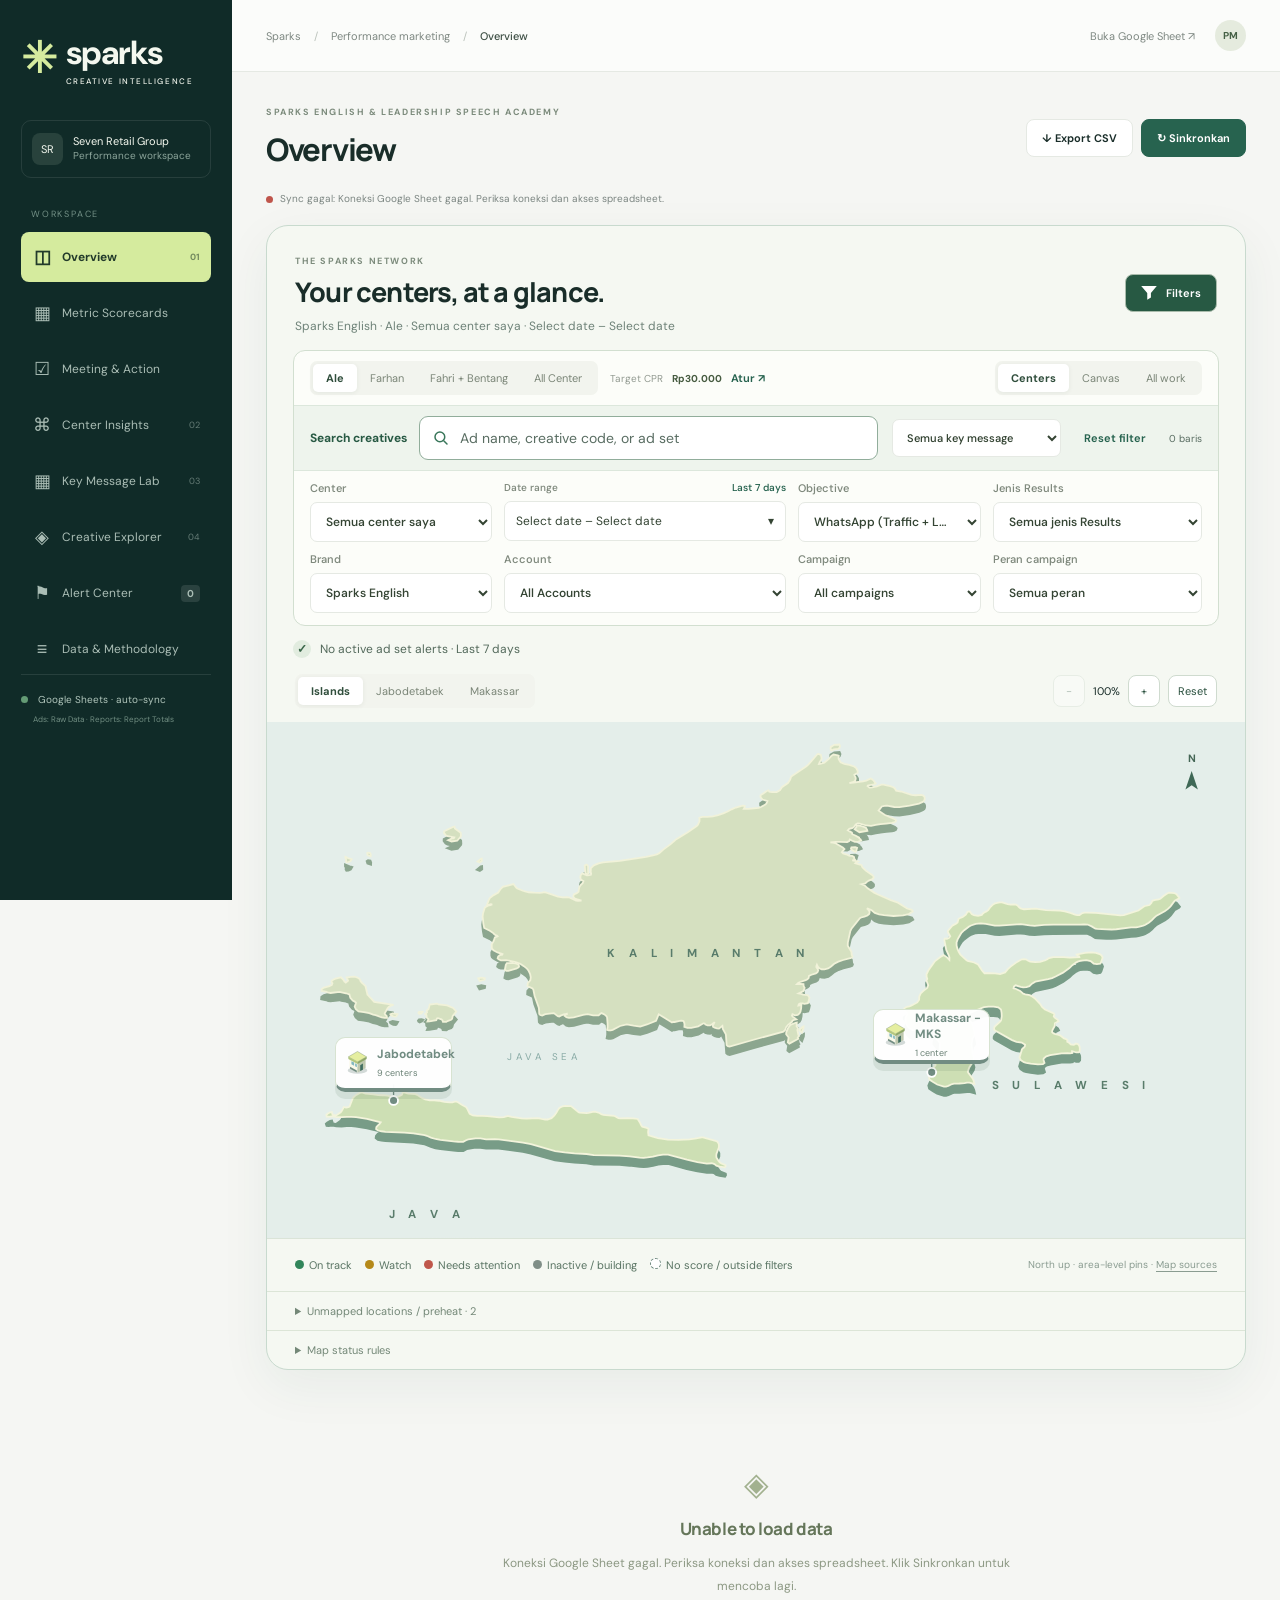
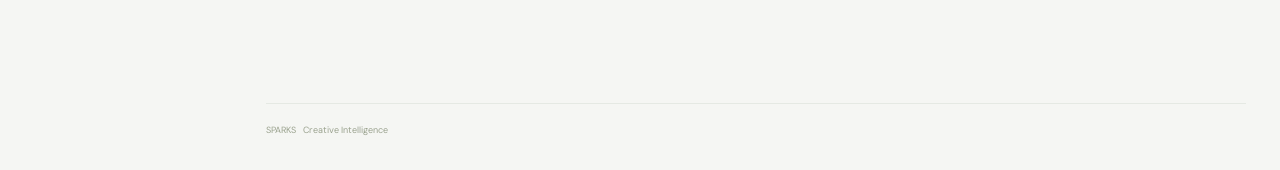
<file: index.html>
<!doctype html>
<html lang="id">
<head>
  <meta charset="utf-8">
  <meta name="viewport" content="width=device-width, initial-scale=1">
  <title>Sparks English — Dashboard Ads</title>
  <meta http-equiv="refresh" content="0; url=./Dashboard_Ads_Sparks/Dashboard_ads.html">
  <script>
    // Keep GitHub Pages' project path intact instead of redirecting to the domain root.
    window.location.replace(new URL("./Dashboard_Ads_Sparks/Dashboard_ads.html", window.location.href));
  </script>
</head>
<body>
  <main>
    <h1>Sparks English — Dashboard Ads</h1>
    <p>Anda akan diarahkan ke dashboard.</p>
    <p>Jika pengalihan otomatis tidak berjalan, <a href="./Dashboard_Ads_Sparks/Dashboard_ads.html">buka dashboard di sini</a>.</p>
  </main>
</body>
</html>
</file>
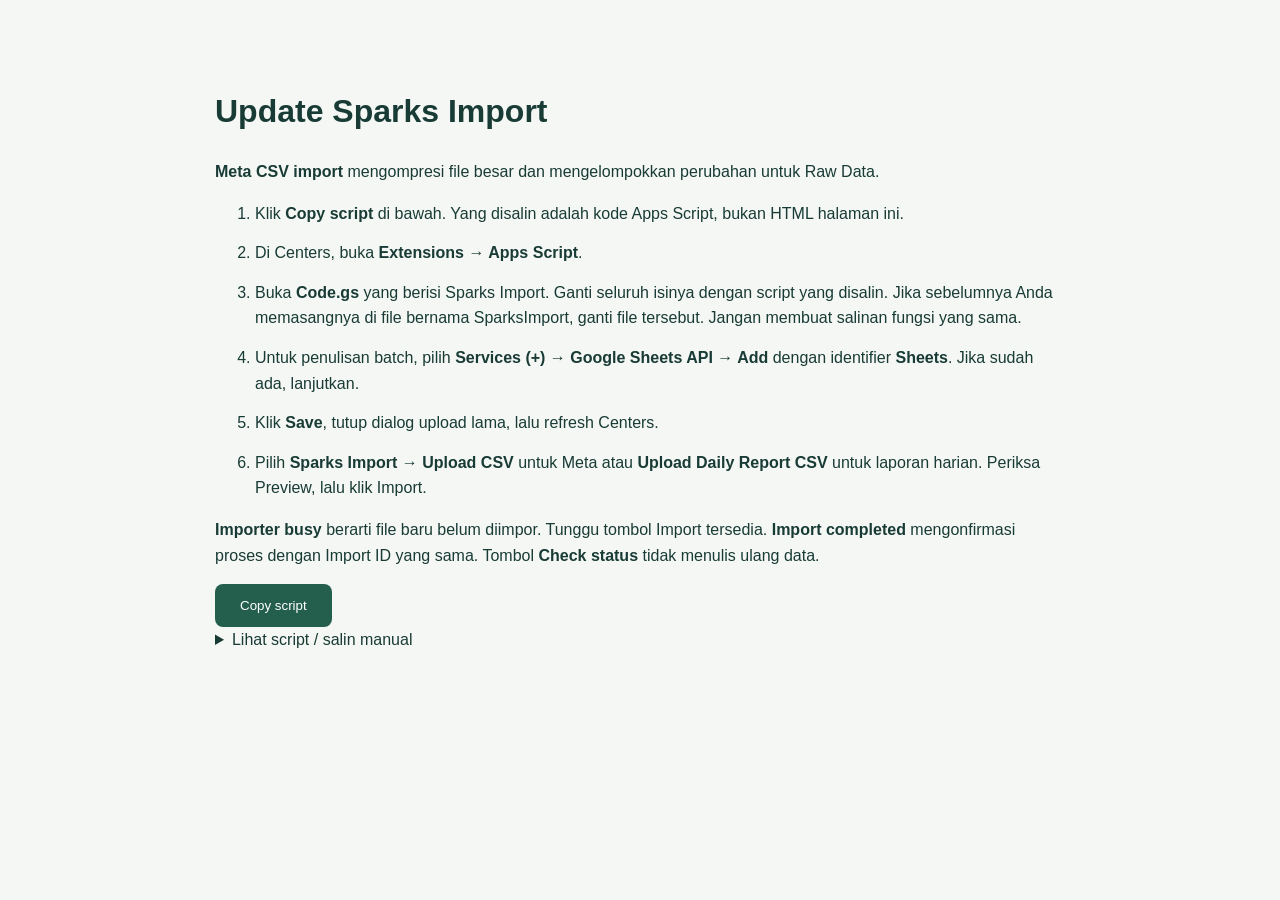
<file: Dashboard_Ads_Sparks/import-workflow/Activate-Import.html>
<!doctype html><html lang="id"><meta charset="utf-8"><title>Activate Sparks Import</title><style>body{max-width:850px;margin:45px auto;padding:20px;font:16px/1.6 Arial;background:#f5f7f4;color:#183b35}button{padding:14px 25px;background:#245e4c;color:white;border:0;border-radius:8px;cursor:pointer}textarea{width:100%;height:250px;margin-top:20px}li{margin:14px 0}</style><h1>Update Sparks Import</h1><p><b>Meta CSV import</b> mengompresi file besar dan mengelompokkan perubahan untuk Raw Data.</p><ol><li>Klik <b>Copy script</b> di bawah. Yang disalin adalah kode Apps Script, bukan HTML halaman ini.</li><li>Di Centers, buka <b>Extensions &rarr; Apps Script</b>.</li><li>Buka <b>Code.gs</b> yang berisi Sparks Import. Ganti seluruh isinya dengan script yang disalin. Jika sebelumnya Anda memasangnya di file bernama SparksImport, ganti file tersebut. Jangan membuat salinan fungsi yang sama.</li><li>Untuk penulisan batch, pilih <b>Services (+) &rarr; Google Sheets API &rarr; Add</b> dengan identifier <b>Sheets</b>. Jika sudah ada, lanjutkan.</li><li>Klik <b>Save</b>, tutup dialog upload lama, lalu refresh Centers.</li><li>Pilih <b>Sparks Import &rarr; Upload CSV</b> untuk Meta atau <b>Upload Daily Report CSV</b> untuk laporan harian. Periksa Preview, lalu klik Import.</li></ol><p><b>Importer busy</b> berarti file baru belum diimpor. Tunggu tombol Import tersedia. <b>Import completed</b> mengonfirmasi proses dengan Import ID yang sama. Tombol <b>Check status</b> tidak menulis ulang data.</p><button id="copy">Copy script</button><span id="status"></span><details><summary>Lihat script / salin manual</summary><textarea id="code" readonly></textarea></details><script>const code="/** Sparks import workflow. Bound script for the existing Centers spreadsheet. */\nconst SPARKS_ID = '1rLd4NuAz9S2HqqiMUWqHXZkinYmjazgsm_mj473BfGw';\nconst SOURCES = {'SE Main':'Import SE Main','SE Secondary':'Import SE Secondary','SE Third':'Import SE Third','SLSA':'Import SLSA'};\nfunction onOpen(){\n SpreadsheetApp.getUi().createMenu('Sparks Import')\n  .addItem('Upload CSV','showImport')\n  .addItem('Upload Daily Report CSV','showDailyImport')\n  .addItem('Upload SLSA Daily Report CSV','showSlsaDailyImport')\n  .addSeparator()\n  .addItem('Import SE Main tab','importMain')\n  .addItem('Import SE Secondary tab','importSecondary')\n  .addItem('Import SE Third tab','importThird')\n  .addItem('Import SLSA tab','importSlsa')\n  .addSeparator()\n  .addItem('Refresh derived metrics','refreshMetrics')\n  .addToUi();\n}\nfunction setup(){const ss=book();ss.toast('Menu Sparks Import siap. Refresh spreadsheet jika menu belum terlihat.');onOpen();}\nfunction book(){const s=SpreadsheetApp.getActiveSpreadsheet();if(!s||s.getId()!==SPARKS_ID)throw Error('Pasang script pada spreadsheet Centers yang benar.');return s;}\nfunction showImport(){SpreadsheetApp.getUi().showModalDialog(HtmlService.createHtmlOutput(UPLOAD_HTML).setWidth(580).setHeight(740),'Import Meta Ads');}\nfunction showDailyImport(){SpreadsheetApp.getUi().showModalDialog(HtmlService.createHtmlOutput(UPLOAD_HTML.replace('<option>Daily Report<\/option>','<option selected>Daily Report<\/option>')).setWidth(580).setHeight(740),'Import Daily Report');}\nfunction showSlsaDailyImport(){\n const html=UPLOAD_HTML.replace('<option>SLSA Daily Report<\/option>','<option selected>SLSA Daily Report<\/option>');\n SpreadsheetApp.getUi().showModalDialog(HtmlService.createHtmlOutput(html).setWidth(580).setHeight(740),'Import SLSA Daily Report');\n}\nfunction importMain(){importTab('SE Main');}function importSecondary(){importTab('SE Secondary');}function importThird(){importTab('SE Third');}function importSlsa(){importTab('SLSA');}\nfunction importTab(source){const ss=book(),tab=ss.getSheetByName(SOURCES[source]);const data=tab.getDataRange().getValues();const plan=prepare(source,data,'upsert','','');const ui=SpreadsheetApp.getUi();if(ui.alert('Import '+source,summary(plan)+'\\nMode: update ad/tanggal yang ada di export. Baris lain dipertahankan.\\nLanjutkan?',ui.ButtonSet.YES_NO)!==ui.Button.YES)return;ss.toast(commit(plan));}\nconst importCalendarDays=new Map();\nfunction dateKey(v){if(v instanceof Date&&!isNaN(v)){const ms=v.getTime();if(!importCalendarDays.has(ms))importCalendarDays.set(ms,Utilities.formatDate(v,'Asia/Jakarta','yyyy-MM-dd'));return importCalendarDays.get(ms);}if(typeof v==='number')return new Date(Date.UTC(1899,11,30)+v*86400000).toISOString().slice(0,10);const t=String(v||'').trim();if(!/^\\d{4}-\\d{2}-\\d{2}$/.test(t))throw Error('Tanggal harus yyyy-mm-dd: '+t);const d=new Date(t+'T00:00:00Z');if(isNaN(d)||d.toISOString().slice(0,10)!==t)throw Error('Tanggal tidak valid: '+t);return t;}\nfunction serialDate(v){return (Date.parse(dateKey(v)+'T00:00:00Z')-Date.UTC(1899,11,30))/86400000;}\nfunction readNumber(v,header){\n if(v===''||v==null)return '';\n if(typeof v==='number'&&Number.isFinite(v))return v;\n let s=String(v).trim();\n // Frequency is a ratio: accept either decimal separator, never thousands grouping.\n if(header==='Frequency'&&/^-?\\d+,\\d+$/.test(s))s=s.replace(',','.');\n if(!/^-?\\d+(\\.\\d+)?$/.test(s)||!Number.isFinite(Number(s)))throw Error('Format angka tidak jelas pada '+header+': '+String(v)+'. '+(header==='Frequency'?'Gunakan desimal koma atau titik tanpa pemisah ribuan.':'Gunakan export angka tanpa pemisah ribuan, desimal titik.'));\n return Number(s);\n}\nfunction nameIdentity(r){return [r['Import Source'],r['Campaign name'],r['Ad set name'],r['Ad name'],dateKey(r.Day)].join('|');}\nfunction identity(r){return r['Ad ID']?[r['Import Source'],'id',String(r['Ad ID']),dateKey(r.Day)].join('|'):nameIdentity(r);}\nfunction importId(v,header,row){\n if(v===''||v==null)return '';\n if(typeof v==='number'&&!Number.isSafeInteger(v))throw Error(header+' sudah kehilangan presisi pada baris '+row+'. Gunakan upload CSV asli, bukan angka ID yang sudah dibulatkan oleh spreadsheet.');\n const s=String(v).trim();if(!/^\\d+$/.test(s))throw Error(header+' tidak valid pada baris '+row+'. ID harus digit lengkap sebagai teks, bukan notasi ilmiah.');return s;\n}\nfunction prepare(source,data,mode,start,end){\n if(!SOURCES[source])throw Error('Pilih sumber yang valid.');if(!['upsert','replace'].includes(mode))throw Error('Mode tidak valid.');\n const headers=(data[0]||[]).map(v=>String(v).trim()==='Ad set ID'?'Ad Set ID':String(v).trim());if(new Set(headers).size!==headers.length)throw Error('Ada header duplikat/kosong.');\n const required=['Campaign name','Ad set name','Ad name','Day','Amount spent (IDR)','Results','Reporting starts','Reporting ends'];for(const k of required)if(!headers.includes(k))throw Error('Kolom wajib tidak ada: '+k);\n const numeric=['Campaign budget','Ad set budget','Amount spent (IDR)','Results','Cost per result','Frequency','3-second video plays','Impressions','Views','Video plays at 100%','Link clicks'];\n const rows=[];for(let i=1;i<data.length;i++){\n  const v=data[i];if(v.every(x=>x===''||x==null))continue;if(String(v[0]).trim()==='Campaign name')continue;\n  const r=Object.fromEntries(headers.map((h,j)=>[h,v[j]??'']));for(const h of ['Campaign name','Ad set name','Ad name']){r[h]=String(r[h]).trim();if(!r[h])throw Error('Nama kosong / summary row pada baris '+(i+1));if(r[h].includes('|'))throw Error('Karakter | tidak didukung dalam nama: baris '+(i+1));}\n  for(const h of ['Account ID','Campaign ID','Ad Set ID','Ad ID'])if(h in r)r[h]=importId(r[h],h,i+1);\n  r.Day=dateKey(r.Day);if(dateKey(r['Reporting starts'])!==r.Day||dateKey(r['Reporting ends'])!==r.Day)throw Error('Export harus per ad per hari: baris '+(i+1));\n  const isSlsa=/(?:^|[^A-Z0-9])SLSA(?:$|[^A-Z0-9])/i.test(r['Campaign name']+' '+r['Ad set name']);if((source==='SLSA')!==isSlsa)throw Error('Brand tidak cocok dengan sumber pada baris '+(i+1));\n  for(const h of numeric)if(h in r && !(h.endsWith('budget')&&isNaN(Number(r[h]))))r[h]=readNumber(r[h],h);\n  if(Number(r['Amount spent (IDR)'])<0)throw Error('Spend negatif pada baris '+(i+1));\n  r['Import Source']=source;rows.push(r);\n }\n if(!rows.length)throw Error('Tidak ada data iklan.');\n const dates=rows.map(r=>r.Day).sort(),first=dates[0],last=dates[dates.length-1];\n if(mode==='replace'){start=dateKey(start);end=dateKey(end);if(start>end||first<start||last>end)throw Error('Tanggal file di luar rentang penggantian.');}else{start=first;end=last;}\n const counts={};rows.forEach(r=>counts[identity(r)]=(counts[identity(r)]||0)+1);\n const duplicates=Object.entries(counts).filter(([k,n])=>n>1);\n const fingerprint=Utilities.base64Encode(Utilities.computeDigest(Utilities.DigestAlgorithm.SHA_256,JSON.stringify({source,rows,mode,start,end})));\n return {source,rows,mode,start,end,duplicates,fingerprint};\n}\nfunction summary(p){return p.rows.length+' baris | '+p.source+' | '+p.start+' s.d. '+p.end+'\\nSpend: Rp'+p.rows.reduce((s,r)=>s+Number(r['Amount spent (IDR)']||0),0).toLocaleString('id-ID')+'\\n'+p.duplicates.length+' identitas ad/tanggal berulang. Baris dipertahankan; Leads/Booking ambigu dikosongkan.\\n'+(p.mode==='replace'?'Mengganti SEMUA data sumber tersebut dalam rentang ini. Pastikan export lengkap.':'Memperbarui ad/tanggal yang terdapat di file; tidak menghapus ad lain.');}\nfunction shiftedFormula(f,row){return f.replace(/(\\$?[A-Z]{1,3})(\\$?)(\\d+)/g,(m,col,abs,n)=>col+abs+(abs?n:Number(n)+row-2));}\nfunction populateFormulas(values){for(let i=1;i<values.length;i++)for(const [col,f] of Object.entries(FORMULAS))values[i][Number(col)]=shiftedFormula(f,i+1);return values;}\nfunction ensureSize(sheet,rows,cols){if(sheet.getMaxRows()<rows)sheet.insertRowsAfter(sheet.getMaxRows(),rows-sheet.getMaxRows());if(sheet.getMaxColumns()<cols)sheet.insertColumnsAfter(sheet.getMaxColumns(),cols-sheet.getMaxColumns());}\nfunction safeValues(a){return a.map(row=>row.map(v=>typeof v==='string'&&v.startsWith('=')?\"'\"+v:v));}\n/* Bundled into SparksImport.gs by build_import_ui.py. */\nfunction buildImportOutput(old,p,now,deltaOnly=false){\n const headers=old[0],sourceCol=headers.indexOf('Import Source'),dayCol=headers.indexOf('Day');\n for(const h of ['Day','Import Source','Brand','Account Group','Entity Key','Report Key','Row Key','Ad ID'])if(headers.indexOf(h)<0)throw Error('Schema Raw Data belum siap: '+h);\n // Formula locations are fixed by the existing workbook schema. Stop before writing if columns moved.\n for(const [col,name] of [[2,'Ad set trim'],[4,'Ad Trim'],[5,'Day'],[30,'Leads'],[31,'Booking'],[39,'Import Source'],[47,'Account ID'],[50,'Ad ID']])if(headers[col]!==name)throw Error('Kolom Raw Data berubah: '+name+'. Batalkan impor dan periksa schema.');\n const newKeys=p.mode==='upsert'?new Set(p.rows.map(identity)):null,newNames=p.mode==='upsert'?new Set(p.rows.map(nameIdentity)):null,keep=[],removed=[],slots=[];\n let retained=0;\n for(let i=1;i<old.length;i++){\n  const v=old[i];if(!v[0]){slots.push(i);continue;}\n  if(v[sourceCol]!==p.source){retained++;if(!deltaOnly)keep.push(v);continue;}\n  const r={'Import Source':p.source,'Campaign name':v[0],'Ad set name':v[1],'Ad name':v[3],Day:v[dayCol],'Ad ID':v[50]};\n  let replace;\n  try{replace=p.mode==='replace'?dateKey(r.Day)>=p.start&&dateKey(r.Day)<=p.end:newKeys.has(identity(r))||(!r['Ad ID']&&newNames.has(nameIdentity(r)));}\n  catch(e){throw Error('Raw Data baris '+(i+1)+': '+e.message);}\n  if(replace){slots.push(i);removed.push(v);}else{retained++;if(!deltaOnly)keep.push(v);}\n }\n const added=p.rows.map(r=>headers.map(h=>{\n  if(['Day','Reporting starts','Reporting ends'].includes(h))return serialDate(r.Day);\n  if(h==='Brand')return p.source==='SLSA'?'SLSA':'English';\n  if(h==='Account Group')return p.source==='SE Main'?'Main':p.source==='SE Third'?'Third':'Secondary';\n  if(h==='Imported At')return now;if(h==='Import Note')return 'Imported via Sparks Import';return r[h]??'';\n }));\n if(deltaOnly)return {headers,slots,added:added.sort((a,b)=>a[dayCol]-b[dayCol]),removed:removed.length,retained};\n // Compare export fields only: derived outcomes/labels may change independently of the Meta export.\n const excluded=new Set([...Object.keys(FORMULAS).map(Number),headers.indexOf('Imported At'),headers.indexOf('Import Note')]);\n const signature=v=>JSON.stringify(headers.map((h,j)=>excluded.has(j)?null:['Day','Reporting starts','Reporting ends'].includes(h)?dateKey(v[j]):v[j]??''));\n const counts=new Map();removed.forEach(v=>{const k=signature(v);counts.set(k,(counts.get(k)||0)+1);});\n let unchanged=removed.length===added.length;\n for(const v of added){const k=signature(v),n=counts.get(k)||0;if(!n)unchanged=false;else counts.set(k,n-1);}\n // Sort once using cached day values; avoid repeated date formatting during comparisons.\n const all=[...keep,...added].map(v=>({v,day:serialDate(v[dayCol])})).sort((a,b)=>a.day-b.day||String(a.v[sourceCol]).localeCompare(String(b.v[sourceCol]))).map(x=>x.v);\n return {headers,all,removed:removed.length,unchanged};\n}\nfunction mappingRowsForImport(mappingValues,p){\n const seen=new Set(mappingValues.slice(1).map(r=>[r[0],r[1],r[2],r[3]].join('|'))),added=[];\n const occupied=mappingValues.reduce((last,r,i)=>r[0]?i+1:last,1);\n for(const r of p.rows){const key=[p.source,r['Campaign name'],r['Ad set name'],r['Ad name']].join('|');if(seen.has(key))continue;seen.add(key);const n=occupied+added.length+1;\n  const row=safeValues([[p.source,r['Campaign name'],r['Ad set name'],r['Ad name'],'','','','','Isi key message dan pillar']])[0];\n  row[7]='=IF(A'+n+'=\"\",\"\",A'+n+'&\"|\"&B'+n+'&\"|\"&C'+n+'&\"|\"&D'+n+'&IF(E'+n+'=\"\",\"\",\"|\"&IF(ISNUMBER(E'+n+'),TEXT(E'+n+',\"yyyy-mm-dd\"),E'+n+')))';added.push(row);\n }\n return {occupied,added};\n}\nfunction restoreImportValues(values,formulas){\n const output=safeValues(values);for(let i=0;i<output.length;i++)for(let j=0;j<output[i].length;j++)if(formulas[i]?.[j])output[i][j]=formulas[i][j];return output;\n}\n/* Import identity and status are independent of the HTML callback. No CSV data is stored here. */\nconst IMPORT_JOB_PREFIX='sparks.import.job.',IMPORT_ACTIVE='sparks.import.active';\nfunction importJobId_(id){if(typeof id!=='string'||!/^[A-Za-z0-9_-]{8,100}$/.test(id))throw Error('Import ID tidak valid. Preview ulang.');return id;}\nfunction importProperties_(){return PropertiesService.getDocumentProperties();}\nfunction readImportJob_(id){const value=importProperties_().getProperty(IMPORT_JOB_PREFIX+importJobId_(id));return value?JSON.parse(value):null;}\nfunction saveImportJob_(job){job.updated=Date.now();importProperties_().setProperty(IMPORT_JOB_PREFIX+job.requestId,JSON.stringify(job));}\nfunction pruneImportJobs_(){\n const props=importProperties_(),entries=Object.entries(props.getProperties()).filter(([key])=>key.startsWith(IMPORT_JOB_PREFIX)).map(([key,value])=>({key,job:JSON.parse(value)})).sort((a,b)=>b.job.updated-a.job.updated);\n for(const entry of entries.slice(50))if(entry.job.state!=='RUNNING')props.deleteProperty(entry.key);\n}\nfunction importBusy_(id){\n const activeId=importProperties_().getProperty(IMPORT_ACTIVE),active=activeId?readImportJob_(activeId):null;\n return {done:false,state:'BUSY',requestId:id||'',ready:false,activeSource:active?.source||'',message:'Importer sedang dipakai proses lain. Permintaan ini belum menulis data.'};\n}\nfunction importJobResult_(job,ready){return {done:job.state==='SUCCESS',state:job.state,requestId:job.requestId,source:job.source,start:job.start,end:job.end,stage:job.stage||'',message:job.message||'',ready,logRow:job.logRow||null};}\nfunction getImportStatus(requestId){\n const id=importJobId_(requestId),lock=LockService.getDocumentLock(),ready=lock.tryLock(1);\n try{\n const job=readImportJob_(id);\n if(!job)return ready?{done:false,state:'NOT_STARTED',requestId:id,ready:true}:importBusy_(id);\n if(job.state==='SUCCESS'||job.state==='FAILED')return importJobResult_(job,ready);\n // Recovery is read-only. Never infer completion from another job's SUCCESS row.\n if(ready&&job.logRow){\n  const log=book().getSheetByName('Import Log'),row=log.getRange(job.logRow,1,1,15).getValues()[0];\n  if(row[13]===id&&row[14]===job.fingerprint&&row[1]===job.source){\n   if(row[7]==='SUCCESS')return importJobResult_({...job,state:'SUCCESS',message:job.message||'Import completed. '+row[12]},ready);\n   if(String(row[7]).startsWith('FAILED'))return importJobResult_({...job,state:'FAILED',message:String(row[12])},ready);\n  }\n }\n if(ready&&job.state==='RUNNING')return importJobResult_({...job,state:'UNCONFIRMED',message:'Proses tidak lagi memegang kunci, tetapi belum ada konfirmasi selesai untuk Import ID ini. Periksa Import Log / Executions.'},ready);\n return importJobResult_(job,ready);\n }finally{if(ready)lock.releaseLock();}\n}\nfunction metaCsvCache_(id,packed){\n const cache=CacheService.getUserCache(),prefix='meta.csv.'+importJobId_(id)+'.';\n if(packed){\n  const chunks={};let n=0;\n  for(let i=0;i<packed.length;i+=80000)chunks[prefix+(n++)]=packed.slice(i,i+80000);\n  cache.putAll({...chunks,[prefix+'size']:String(n)},600);return;\n }\n const n=Number(cache.get(prefix+'size'));\n if(!Number.isInteger(n)||n<1||n>125)return '';\n const keys=Array.from({length:n},(_,i)=>prefix+i),chunks=cache.getAll(keys);\n return keys.every(k=>typeof chunks[k]==='string')?keys.map(k=>chunks[k]).join(''):'';\n}\nfunction uploadCachedMetaCsv(source,mode,start,end,confirmed,requestId){\n if(!confirmed||!SOURCES[source])throw Error('Preview ulang.');\n let packed;try{packed=metaCsvCache_(requestId);}catch(ignore){}\n if(!packed)return {needsFile:true,requestId};\n return uploadCsv(source,packed,mode,start,end,confirmed,requestId);\n}\nfunction uploadCsv(source,text,mode,start,end,confirmed,requestId){\n const packed=typeof text==='string'&&text.startsWith('gzip64:')?text:null;\n if(packed){\n  if(packed.length>10000000||!SOURCES[source])throw Error('File kompresi tidak valid.');\n  const blob=Utilities.newBlob(Utilities.base64Decode(packed.slice(7)),'application/gzip','meta.csv.gz');\n  text=Utilities.ungzip(blob).getDataAsString('UTF-8');\n }\n if(typeof text!=='string'||text.length>10000000)throw Error('File terlalu besar atau tidak valid; bagi menjadi rentang tanggal lebih pendek.');\n const data=Utilities.parseCsv(text.replace(/^\\uFEFF/,''));\n const daily=source==='Daily Report',slsaDaily=source===SLSA_DAILY_TAB;\n const plan=slsaDaily?prepareSlsaDaily(data,mode,start,end):daily?prepareDaily(data,mode,start,end):prepare(source,data,mode,start,end);\n if(!confirmed){\n  const id=Utilities.getUuid();let cached=false;\n  if(packed)try{metaCsvCache_(id,packed);cached=true;}catch(ignore){}\n  const details=slsaDaily?previewSlsaDaily(plan):daily?dailyPreview(plan):summary(plan);\n  return {summary:details,token:plan.fingerprint,requestId:id,cached};\n }\n if(confirmed!==plan.fingerprint)throw Error('File/opsi berubah. Preview ulang.');\n plan.requestId=requestId?importJobId_(requestId):Utilities.getUuid();\n try{\n  const message=slsaDaily?commitSlsaDaily(plan):daily?commitDaily(plan):commit(plan);\n  return {done:true,state:'SUCCESS',requestId:plan.requestId,message};\n }\n catch(error){if(error.code==='IMPORT_BUSY')return importBusy_(plan.requestId);throw error;}\n}\n\n/* Delta writer: preserve row positions and all formulas on existing rows. */\nfunction importSignature(v,headers){return JSON.stringify(headers.map((h,j)=>j in FORMULAS||h==='Imported At'||h==='Import Note'?null:['Day','Reporting starts','Reporting ends'].includes(h)?dateKey(v[j]):v[j]??''));}\nfunction importDelta(old,desired,eligible,retained=0){\n const headers=old[0],name=v=>[v[39],v[0],v[1],v[3],dateKey(v[5])].join('|'),key=v=>v[50]?[v[39],'id',v[50],dateKey(v[5])].join('|'):name(v);\n const exact=new Map(),legacy=new Map(),used=new Set(),pending=[],changes=[];const grid=old.slice();\n const indices=eligible||Array.from({length:old.length-1},(_,i)=>i+1);\n function add(map,k,i){if(!map.has(k))map.set(k,[]);map.get(k).push(i);}\n for(const i of indices){if(!old[i][0])continue;add(exact,key(old[i]),i);if(!old[i][50])add(legacy,name(old[i]),i);}\n function take(list){while(list?.length){const i=list.shift();if(!used.has(i))return i;}return null;}\n for(const row of desired){let i=take(exact.get(key(row)));if(i===null&&row[50])i=take(legacy.get(name(row)));if(i===null){pending.push(row);continue;}used.add(i);\n  if(importSignature(old[i],headers)!==importSignature(row,headers)){grid[i]=row;changes.push(i);}\n }\n const slots=indices.filter(i=>!used.has(i));let next=0;\n const fresh=[];for(const row of pending){const i=next<slots.length?slots[next++]:grid.length;grid[i]=row;changes.push(i);fresh.push(i);}\n const clear=[];for(const i of slots.slice(next))if(old[i][0]){grid[i]=Array(headers.length).fill('');clear.push(i);}\n return {grid,changes:changes.sort((a,b)=>a-b),clear,fresh,count:retained+desired.length};\n}\nfunction importRuns(indices){const out=[];for(const i of [...new Set(indices)].sort((a,b)=>a-b)){const last=out.at(-1);if(last&&i===last.end+1)last.end=i;else out.push({start:i,end:i});}return out;}\nfunction columnName(index){let name='';for(let n=index+1;n;n=Math.floor((n-1)/26))name=String.fromCharCode(65+(n-1)%26)+name;return name;}\n// Read nearby formula snapshots together, without including intervening rows in the journal.\nfunction snapshotImportRows(raw,old,affected,width){\n const snapshots=new Map(),indices=affected.filter(i=>i<old.length);\n for(let k=0;k<indices.length;){\n  const first=k++,start=indices[first];\n  while(k<indices.length&&indices[k]-indices[k-1]<=8&&indices[k]-start<768)k++;\n  const formulas=raw.getRange(start+1,1,indices[k-1]-start+1,width).getFormulas();\n  for(let j=first;j<k;j++){const i=indices[j];snapshots.set(i,restoreImportValues([old[i]],[formulas[i-start]])[0]);}\n }\n return snapshots;\n}\nfunction writeMetaDelta(raw,old,delta){\n const fresh=new Set(delta.fresh),runs=importRuns(delta.changes);\n // A single range-list operation can format many disjoint rows.\n for(let i=0;i<runs.length;i+=150){\n  const chunk=runs.slice(i,i+150),ranges=(a,b)=>chunk.map(r=>a+(r.start+1)+':'+b+(r.end+1));\n  raw.getRangeList(ranges('AV','AY')).setNumberFormat('@');\n  raw.getRangeList([...ranges('F','F'),...ranges('Z','AA')]).setNumberFormat('yyyy-mm-dd');\n }\n const api=typeof Sheets!=='undefined'&&Sheets.Spreadsheets.Values;\n let batch=[],chars=0;\n function flushBatch(){if(!batch.length)return;api.batchUpdate({valueInputOption:'RAW',data:batch},SPARKS_ID);batch=[];chars=0;}\n function write(start,col,values){\n  if(!api){raw.getRange(start+1,col+1,values.length,values[0].length).setValues(safeValues(values));return;}\n  const range=\"'Raw Data'!\"+columnName(col)+(start+1)+':'+columnName(col+values[0].length-1)+(start+values.length);\n  const size=JSON.stringify(values).length;\n  if(chars+size>900000||batch.length>=250)flushBatch();\n  batch.push({range,values});chars+=size;\n }\n if(api)SpreadsheetApp.flush(); // Newly allocated rows and text formats must exist before API writes.\n for(const run of importRuns(delta.changes.filter(i=>!fresh.has(i)))){\n  for(let start=run.start;start<=run.end;start+=512){\n   const end=Math.min(start+511,run.end),rows=delta.grid.slice(start,end+1);\n   for(const [col,width] of [[0,2],[3,1],[5,22],[39,3],[45,6]]){\n    const columns=[];\n    for(let j=col;j<col+width;j++){\n     const date=j===5||j===25||j===26;\n     if(rows.some((row,k)=>date?dateKey(old[start+k][j])!==dateKey(row[j]):old[start+k][j]!==row[j]))columns.push(j);\n    }\n    for(const changed of importRuns(columns))write(start,changed.start,rows.map(row=>row.slice(changed.start,changed.end+1)));\n   }\n  }\n }\n if(api){\n  const formulaRequests=[],sheetId=raw.getSheetId();\n  for(const run of importRuns(delta.fresh)){\n   for(let start=run.start;start<=run.end;start+=512){\n    const rows=delta.grid.slice(start,Math.min(start+512,run.end+1));\n    for(const [col,width] of [[0,2],[3,1],[5,22],[39,3],[45,6]])write(start,col,rows.map(row=>row.slice(col,col+width)));\n   }\n   for(const [col,f] of Object.entries(FORMULAS)){\n    const j=Number(col);\n    formulaRequests.push({repeatCell:{range:{sheetId,startRowIndex:run.start,endRowIndex:run.end+1,startColumnIndex:j,endColumnIndex:j+1},cell:{userEnteredValue:{formulaValue:shiftedFormula(f,run.start+1)}},fields:'userEnteredValue'}});\n   }\n  }\n  flushBatch();\n  for(let i=0;i<formulaRequests.length;i+=250)Sheets.Spreadsheets.batchUpdate({requests:formulaRequests.slice(i,i+250)},SPARKS_ID);\n }\n for(const run of importRuns(delta.clear))raw.getRange(run.start+1,1,run.end-run.start+1,old[0].length).clearContent();\n // New rows need all input cells and all derived formulas. Send both in a single rectangular write.\n if(!api)for(const run of importRuns(delta.fresh))for(let start=run.start;start<=run.end;start+=256){\n  const rows=safeValues(delta.grid.slice(start,Math.min(start+256,run.end+1)).map(row=>row.slice(0,51)));\n  for(let k=0;k<rows.length;k++)for(const [j,f] of Object.entries(FORMULAS))rows[k][j]=shiftedFormula(f,start+k+1);\n  raw.getRange(start+1,1,rows.length,51).setValues(rows);\n }\n}\nfunction commit(p){\n const started=Date.now(),lock=LockService.getDocumentLock();\n if(!lock.tryLock(1000)){const error=Error('Impor lain masih berjalan. Permintaan baru belum dimulai.');error.code='IMPORT_BUSY';throw error;}\n let job=null,phase='beforeWrite';\n try{\n  const requestId=importJobId_(p.requestId||Utilities.getUuid()),prior=readImportJob_(requestId);\n  if(prior){if(prior.fingerprint!==p.fingerprint||prior.source!==p.source)throw Error('Import ID digunakan untuk file berbeda. Preview ulang.');if(prior.state==='SUCCESS')return prior.message;throw Error('Import ID sudah diproses. Periksa status sebelum membuat Preview baru.');}\n  job={requestId,fingerprint:p.fingerprint,source:p.source,start:p.start,end:p.end,state:'RUNNING',stage:'Preparing changes',updated:Date.now()};saveImportJob_(job);importProperties_().setProperty(IMPORT_ACTIVE,requestId);pruneImportJobs_();\n  const stage=message=>{job.stage=message;saveImportJob_(job);};\n  const ss=book(),raw=ss.getSheetByName('Raw Data'),old=raw.getDataRange().getValues(),now=Utilities.formatDate(new Date(),'Asia/Jakarta','yyyy-MM-dd HH:mm:ss');\n  const plan=buildImportOutput(old,p,now,true),delta=importDelta(old,plan.added,plan.slots,plan.retained),affected=[...delta.changes,...delta.clear].sort((a,b)=>a-b);\n  const mapping=ss.getSheetByName('Creative Mapping'),mapPlan=mappingRowsForImport(mapping.getDataRange().getValues(),p);\n  const log=ss.getSheetByName('Import Log'),n=log.getLastRow()+1;ensureSize(log,n,15);\n  job.logRow=n;saveImportJob_(job);\n  log.getRange(1,14,1,2).setValues([['Import ID','File fingerprint']]);log.getRange(n,14,1,2).setValues([[job.requestId,job.fingerprint]]);\n  log.getRange(1,10,1,4).setValues([['Backup / journal','Backup format','Duration (seconds)','Stage']]);\n  const seconds=()=>Math.round((Date.now()-started)/1000),planned=Date.now();\n  if(!affected.length){\n   if(mapPlan.added.length){ensureSize(mapping,mapPlan.occupied+mapPlan.added.length,9);mapping.getRange(mapPlan.occupied+1,1,mapPlan.added.length,9).setValues(mapPlan.added);}\n   log.getRange(n,1,1,13).setValues([[now,p.source,'Sparks Import',p.start,p.end,p.rows.length,0,'SUCCESS','No changes','','',seconds(),'Verified: data already identical']]);\n   SpreadsheetApp.flush();job.state='SUCCESS';job.message='Selesai: data '+p.rows.length+' baris sudah identik. Tidak menulis ulang Raw Data. Durasi '+seconds()+' detik.';saveImportJob_(job);return job.message;\n  }\n  log.getRange(n,1,1,13).setValues([[now,p.source,'Sparks Import',p.start,p.end,p.rows.length,plan.removed,'RUNNING',p.mode,'','delta-v1',seconds(),'Backing up '+affected.length+' changed rows']]);\n  stage('Backing up '+affected.length+' changed rows');\n  const snapshots=snapshotImportRows(raw,old,affected,plan.headers.length);\n  for(const i of affected)if(!snapshots.has(i))snapshots.set(i,Array(plan.headers.length).fill(''));\n  const stamp=Utilities.formatDate(new Date(),'Asia/Jakarta','yyyyMMdd HHmmss')+' '+Utilities.getUuid().slice(0,6),journal=ss.insertSheet('Backup delta '+stamp);\n  const journalRows=[['Raw Data row','Prior cells JSON (dates tagged; formulas preserved)'],...affected.map(i=>[i+1,JSON.stringify(snapshots.get(i).map(v=>v instanceof Date?{date:v.toISOString()}:v))])];\n  if(journalRows.some(r=>String(r[1]).length>49000))throw Error('Backup row terlalu panjang; impor dibatalkan sebelum Raw Data berubah.');\n  ensureSize(journal,journalRows.length,2);journal.getRange(1,1,journalRows.length,2).setValues(journalRows);journal.hideSheet();log.getRange(n,10).setValue(journal.getName());\n  const backedUp=Date.now();let writing=false;\n  try{\n   if(mapPlan.added.length){ensureSize(mapping,mapPlan.occupied+mapPlan.added.length,9);mapping.getRange(mapPlan.occupied+1,1,mapPlan.added.length,9).setValues(mapPlan.added);}\n   ensureSize(raw,delta.grid.length,plan.headers.length);\n   log.getRange(n,13).setValue('Writing '+delta.changes.length+' rows; clearing '+delta.clear.length+' obsolete rows');\n   writing=true;phase='writing';stage('Writing '+delta.changes.length+' rows');\n   writeMetaDelta(raw,old,delta);\n   stage('Applying changes');log.getRange(n,13).setValue('Waiting for Google Sheets to apply changes');SpreadsheetApp.flush();phase='committed';\n  }catch(e){\n   try{if(writing){for(const run of importRuns(affected))raw.getRange(run.start+1,1,run.end-run.start+1,plan.headers.length).setValues(Array.from({length:run.end-run.start+1},(_,j)=>snapshots.get(run.start+j)));SpreadsheetApp.flush();}phase='restored';log.getRange(n,8).setValue('FAILED — restored');log.getRange(n,13).setValue(String(e.message).slice(0,400));}\n   catch(restoreError){throw Error('Pemulihan belum terkonfirmasi. Backup: '+journal.getName()+'. '+e.message+' / '+restoreError.message);}\n   throw Error('Impor gagal; perubahan Raw Data dipulihkan. '+e.message);\n  }\n  const issues=ss.getSheetByName('Import Issues');if(p.duplicates.length){const first=issues.getLastRow()+1;ensureSize(issues,first+p.duplicates.length-1,5);issues.getRange(first,1,p.duplicates.length,5).setValues(safeValues(p.duplicates.map(([key,count])=>['DUPLICATE EXPORT IDENTITY',p.source,key,count,'Periksa export. Baris dipertahankan.'])));}\n  const elapsed=(a,b)=>Math.round((b-a)/1000)+'s';\n  const timing='plan '+elapsed(started,planned)+', backup '+elapsed(planned,backedUp)+', write + apply '+elapsed(backedUp,Date.now());\n  log.getRange(n,8).setValue('SUCCESS');log.getRange(n,12,1,2).setValues([[seconds(),'Completed: '+delta.changes.length+' written, '+delta.clear.length+' cleared; '+timing]]);\n  SpreadsheetApp.flush();job.state='SUCCESS';job.message='Berhasil: '+p.rows.length+' baris diperiksa; '+delta.changes.length+' baris diperbarui dan '+delta.clear.length+' baris lama dikosongkan. Total '+delta.count+' baris. Durasi '+seconds()+' detik.';saveImportJob_(job);return job.message;\n }catch(error){\n  if(job){job.state=['beforeWrite','restored'].includes(phase)?'FAILED':'UNCONFIRMED';job.message=String(error.message).slice(0,600);try{saveImportJob_(job);}catch(ignore){}}\n  throw error;\n }finally{\n  try{if(job&&importProperties_().getProperty(IMPORT_ACTIVE)===job.requestId)importProperties_().deleteProperty(IMPORT_ACTIVE);}finally{lock.releaseLock();}\n }\n}\n\n/* Daily Report exports are outcomes, not Meta exports. Repeated rows are additive. */\nconst DAILY_TAB='Copy of Daily Report';\nconst DAILY_HEADERS=['calendar_date','Ads Center','Adset Name','ad_name','CPB by Chat Date','CPB by Booking Date','CPL','CPR','Spend','Bookings by Chat Date','CVR by Chat Date','Bookings by Booking Date','CVR by Booking Date','Results to Leads','Leads','Results','NS'];\nconst DAILY_IDS=['Account Group','Account ID','Campaign ID','Ad Set ID','Ad ID'];\n// User confirmed 2026-11-12: the latest CSV replaces prior outcomes within the selected import scope,\n// including earlier additional-result rows. Never deduplicate repeated rows inside the new CSV.\nfunction dailyNumber(v,h,row,required){\n let s=String(v??'').trim().replace(/^'/,'');\n if(['','-','—','null','N/A'].includes(s)){if(required)throw Error(h+' kosong pada baris '+row+'. Isi 0 hanya jika benar-benar nol.');return '';}\n const percent=s.endsWith('%');if(percent)s=s.slice(0,-1);\n if(!/^\\d+(\\.\\d+)?$/.test(s)||!Number.isFinite(Number(s)))throw Error('Angka tidak valid pada '+h+', baris '+row+': '+v);\n const n=Number(s)/(percent?100:1);\n if(percent&&!['CVR by Chat Date','CVR by Booking Date','Results to Leads'].includes(h))throw Error('Persentase tidak valid pada '+h+', baris '+row);\n if(['Bookings by Chat Date','Bookings by Booking Date','Leads','Results','NS'].includes(h)&&!Number.isSafeInteger(n))throw Error(h+' harus bilangan bulat: baris '+row);\n return n;\n}\nfunction dailyAccount(r){return String(r[26]||(/(?:^|_)TA(?:_|$)/i.test(r[2])?'Third':'')).trim();}\nfunction dailyBase(r){return JSON.stringify([dateKey(r[0]),...r.slice(1,4).map(v=>String(v).trim())]);}\nfunction dailyContext(r){return JSON.stringify([dailyAccount(r),...r.slice(27,31).map(v=>String(v??'').trim())]);}\nfunction dailyKey(r){return dailyBase(r)+'|'+dailyContext(r);}\nfunction dailyLabel(value){const s=String(value??'').trim();return !s||/^(?:'?[-–—]|n\\/a|null|none)$/i.test(s)||/^#(?:REF!|N\\/A|VALUE!|DIV\\/0!|ERROR!|NAME\\?|NUM!|SPILL!)/i.test(s)?'':s;}\nfunction prepareDaily(data,mode,start,end){\n if(!['upsert','replace'].includes(mode))throw Error('Mode tidak valid.');\n const names=[...DAILY_HEADERS,...DAILY_IDS],headers=(data[0]||[]).map(h=>{h=String(h).trim();return /^date$/i.test(h)?'calendar_date':names.find(n=>n.toLowerCase()===h.toLowerCase())||h;});\n if(headers.some(h=>!h)||new Set(headers).size!==headers.length)throw Error('Header kosong atau duplikat.');\n if(!headers.includes('calendar_date'))throw Error('Daily Report memerlukan calendar_date (yyyy-mm-dd). Export Week saja tidak bisa diimpor; gunakan breakdown harian.');\n for(const h of DAILY_HEADERS)if(!headers.includes(h))throw Error('Kolom Daily Report wajib tidak ada: '+h);\n const rows=[],provided=DAILY_IDS.map(h=>headers.includes(h));\n for(let i=1;i<data.length;i++){\n  const v=data[i];if(v.every(x=>x===''||x==null))continue;\n  if(v.length!==headers.length)throw Error('Jumlah kolom tidak sesuai pada baris '+(i+1));\n  const obj=Object.fromEntries(headers.map((h,j)=>[h,v[j]])),r=Array(31).fill('');\n  const day=dateKey(obj.calendar_date);if(day<'2026-07-01')throw Error('Baris '+(i+1)+' sebelum 1 Juli 2026. Export hanya Juli dan seterusnya.');r[0]=serialDate(day);\n  for(let j=1;j<4;j++){r[j]=String(obj[DAILY_HEADERS[j]]||'').trim();if(!r[j])throw Error(DAILY_HEADERS[j]+' kosong pada baris '+(i+1));}\n  if(/(?:^|[^A-Z0-9])SLSA(?:$|[^A-Z0-9])/i.test(r[2]))throw Error('Daily Report ini untuk Sparks English. Data SLSA memakai sheet Daily Report SLSA.');\n  // Previously confirmed typo: preserve its correction on re-import, scoped to this report identity.\n  if(day==='2026-11-09'&&/^(?:CL\\.)?JU_T_D_W_TA$/i.test(r[2])&&r[3]==='VEXTR_30/')r[3]='VEXTR_30';\n  for(let j=4;j<17;j++)r[j]=dailyNumber(obj[DAILY_HEADERS[j]],DAILY_HEADERS[j],i+1,[8,11,14,15].includes(j));\n  DAILY_IDS.forEach((h,j)=>{if(!provided[j])return;const s=String(obj[h]||'').trim();r[26+j]=j?importId(s,h,i+1):s;if(!j&&s&&!['Main','Secondary','Third'].includes(s))throw Error('Account Group harus Main, Secondary atau Third: baris '+(i+1));});\n  if(/(?:^|_)TA(?:_|$)/i.test(r[2])&&r[26]&&r[26]!=='Third')throw Error('_TA adalah Third account: baris '+(i+1));\n  if(r[30]&&!r[27])throw Error('Ad ID memerlukan Account ID: baris '+(i+1));\n  rows.push(r);\n }\n if(!rows.length)throw Error('Tidak ada baris Daily Report.');\n const dates=rows.map(r=>dateKey(r[0])).sort();\n if(mode==='replace'){start=dateKey(start);end=dateKey(end);if(start<'2026-07-01'||start>end||dates[0]<start||dates.at(-1)>end)throw Error('Tanggal file di luar rentang penggantian.');}\n else{start=dates[0];end=dates.at(-1);}\n const counts=new Map();rows.forEach(r=>counts.set(dailyKey(r),(counts.get(dailyKey(r))||0)+1));\n const fingerprint=Utilities.base64Encode(Utilities.computeDigest(Utilities.DigestAlgorithm.SHA_256,JSON.stringify({source:'Daily Report',rows,provided,mode,start,end})));\n return {source:'Daily Report',rows,provided,mode,start,end,fileStart:dates[0],fileEnd:dates.at(-1),fingerprint,duplicates:[...counts.values()].reduce((s,n)=>s+Math.max(0,n-1),0)};\n}\nfunction dailySummary(p){\n const sum=j=>p.rows.reduce((s,r)=>s+Number(r[j]||0),0).toLocaleString('id-ID');\n const rangeWarning=p.mode==='replace'&&(p.start!==p.fileStart||p.end!==p.fileEnd)?'\\nPERHATIAN: CSV hanya mencakup '+p.fileStart+' s.d. '+p.fileEnd+'. Data lama di luar tanggal file tetapi di dalam rentang penggantian juga akan dihapus. Sesuaikan Start/End date jika tidak dimaksudkan.':'';\n return p.rows.length+' baris | '+DAILY_TAB+' | '+p.start+' s.d. '+p.end+'\\nLeads: '+sum(14)+' | Booking (Booking Date): '+sum(11)+' | Results: '+sum(15)+'\\nSpend: Rp'+sum(8)+'\\n'+p.duplicates+' baris dengan identitas berulang tetap dihitung sebagai hasil tambahan.\\n'+(p.mode==='replace'?'PERHATIAN: mengganti SEMUA center/account dalam rentang ini di Copy of Daily Report. Gunakan hanya export lengkap semua center.':'Memperbarui kelompok tanggal + center + ad set + ad dalam file. Baris lain tetap. Upload ulang tidak menambah salinan.')+rangeWarning;\n}\nfunction dailyPreview(p){\n const lock=LockService.getDocumentLock();if(!lock.tryLock(1))throw Error('Importer sedang digunakan. Tunggu proses tersebut selesai, lalu Preview lagi.');\n try{const sheet=book().getSheetByName(DAILY_TAB);if(!sheet)throw Error(DAILY_TAB+' tidak ditemukan.');const window=dailyReadWindow(sheet,p),delta=dailyDelta(window.old,p);return dailySummary(p)+'\\nPerubahan: '+delta.changes.length+' baris diperbarui, '+delta.clear.length+' baris lama diganti. Total sesudah import: '+(window.prefixCount+delta.count)+' baris.\\n'+delta.labels.length+' Key Messages dari baris yang diganti akan disimpan di Daily Report Labels.';}\n finally{lock.releaseLock();}\n}\nfunction dailyReadWindow(sheet,p){\n const last=sheet.getLastRow(),header=sheet.getRange(1,1,1,31).getValues()[0];\n if(last<2)return {old:[header],offset:0,prefixCount:0};\n // Scan only one date column across history. Read all 31 columns only from the first affected day onward.\n // Include later dates in the tail so backfills can be sorted without moving any historical prefix.\n const dates=sheet.getRange(2,1,last-1,1).getValues(),cache=new Map(),start=serialDate(p.start);\n let first=last+1,prefixCount=0;\n for(let i=0;i<dates.length;i++){\n  const value=dates[i][0];if(value===''||value==null)continue;\n  const key=value instanceof Date?value.getTime():String(value);\n  let day=cache.get(key);if(day===undefined){try{day=serialDate(value);}catch(e){throw Error('Tanggal Daily Report tidak valid pada baris '+(i+2)+'. '+e.message);}cache.set(key,day);}\n  if(day>=start){first=i+2;break;}prefixCount++;\n }\n return {old:[header,...(first<=last?sheet.getRange(first,1,last-first+1,31).getValues():[])],offset:first-2,prefixCount};\n}\nfunction dailyDelta(old,p){\n for(let j=0;j<17;j++)if(old[0]?.[j]!==DAILY_HEADERS[j])throw Error('Kolom Daily Report berubah: '+DAILY_HEADERS[j]);\n for(let j=0;j<5;j++)if(old[0]?.[26+j]!==DAILY_IDS[j])throw Error('Kolom Daily Report berubah: '+DAILY_IDS[j]);\n // Apps Script returns Date objects. Format each distinct date once, not on every identity comparison.\n const dates=new Map(),grid=old.map((r,i)=>{const out=Array.from({length:31},(_,j)=>r[j]??'');if(i&&out[0] instanceof Date){const key=out[0].getTime();if(!dates.has(key))dates.set(key,serialDate(out[0]));out[0]=dates.get(key);}return out;}),groups=new Map(),incoming=new Map();\n for(let i=1;i<grid.length;i++){\n  const r=grid[i];if(!r[0])continue;\n  let key;try{key=dailyBase(r);}catch(e){throw Error('Tanggal Daily Report tidak valid pada baris '+(i+1)+'. Rapikan sebelum import.');}\n  if(!groups.has(key))groups.set(key,[]);groups.get(key).push(i);\n }\n // Missing IDs may inherit a single unambiguous context, never another account's outcomes.\n for(const original of p.rows){\n  const r=original.slice(),base=dailyBase(r),matches=(groups.get(base)||[]).filter(i=>{\n   const oldRow=grid[i];return DAILY_IDS.every((h,j)=>!r[26+j]||!oldRow[26+j]||r[26+j]===String(oldRow[26+j]));\n  });\n  const contexts=new Map(matches.map(i=>[dailyContext(grid[i]),grid[i]]));\n  if(contexts.size>1)throw Error('Account/ID ambigu untuk '+r[2]+' / '+r[3]+' / '+dateKey(r[0])+'. Sertakan Account Group dan ID yang sesuai.');\n  if(contexts.size===1){const prior=[...contexts.values()][0];for(let j=26;j<31;j++)if(!r[j])r[j]=prior[j];if(dailyContext(r)!==dailyContext(prior))throw Error('Ada laporan lama tanpa Account/ID untuk '+r[2]+' / '+r[3]+'. Lengkapi atribusi baris lama dahulu agar tidak menggandakan hasil.');}\n  const key=dailyKey(r);if(!incoming.has(key))incoming.set(key,[]);incoming.get(key).push(r);\n }\n const exact=new Map();for(const indices of groups.values())for(const i of indices){const key=dailyKey(grid[i]);if(!exact.has(key))exact.set(key,[]);exact.get(key).push(i);}\n const changes=[],fresh=[],clear=[],used=new Set();let removed=0;\n const signature=r=>JSON.stringify([dateKey(r[0]),...r.slice(1,17),...r.slice(26,31)]);\n for(const [key,rows] of incoming){\n  const indices=[...(exact.get(key)||[])];\n  // Assign matching rows first: extra outcomes and manually entered labels keep their own rows.\n  const pending=[];for(const r of rows){const at=indices.findIndex(i=>signature(grid[i])===signature(r));if(at>=0)used.add(indices.splice(at,1)[0]);else pending.push(r);}\n  for(const r of pending){\n   const i=indices.length?indices.shift():grid.length;used.add(i);\n   if(i===grid.length){grid.push(r.slice());fresh.push(i);}else{grid[i]=[...r.slice(0,17),...grid[i].slice(17,26),...r.slice(26,31)];}\n   changes.push(i);\n  }\n }\n const retainedLabels=new Map();for(const i of used){const label=dailyLabel(grid[i][21]);if(!label)continue;const key=dailyKey(grid[i]);if(!retainedLabels.has(key))retainedLabels.set(key,new Set());retainedLabels.get(key).add(label);}\n const labels=[];\n for(let i=1;i<old.length;i++){\n  if(!grid[i][0]||used.has(i))continue;\n  const replace=p.mode==='replace'?dateKey(grid[i][0])>=p.start&&dateKey(grid[i][0])<=p.end:incoming.has(dailyKey(grid[i]));\n  if(!replace)continue;\n  // Archive genuine labels that no replacement row retains. Placeholder '-' is not a message.\n  const label=dailyLabel(grid[i][21]);\n  if(label&&!retainedLabels.get(dailyKey(grid[i]))?.has(label))labels.push({row:i+1,cells:[dateKey(grid[i][0]),...grid[i].slice(1,4),dailyAccount(grid[i]),...grid[i].slice(27,31),label]});\n  grid[i]=Array(31).fill('');clear.push(i);removed++;\n }\n return {grid,changes,fresh,clear,removed,labels,count:grid.slice(1).filter(r=>r[0]).length};\n}\nfunction dailyWriteBlocks(sheet,first,values,col){if(!values.length)return;const size=Math.min(12000,Math.max(1,Math.floor(150000/values[0].length)));for(let offset=0;offset<values.length;offset+=size)sheet.getRange(first+offset,col,Math.min(size,values.length-offset),values[0].length).setValues(values.slice(offset,offset+size));}\nfunction archiveDailyLabels(ss,labels,job,now,journal){\n if(!labels.length)return;\n const headers=['Day','Ads Center','Adset Name','ad_name',...DAILY_IDS,'Key Messages','Archived At','Import ID','Source row before sort','Backup'];\n let sheet=ss.getSheetByName('Daily Report Labels');\n if(!sheet){sheet=ss.insertSheet('Daily Report Labels');if(sheet.getMaxColumns()>headers.length)sheet.deleteColumns(headers.length+1,sheet.getMaxColumns()-headers.length);ensureSize(sheet,1,headers.length);sheet.getRange(1,1,1,headers.length).setValues([headers]);sheet.setFrozenRows(1);}\n const existing=sheet.getDataRange().getValues();for(let j=0;j<headers.length;j++)if(existing[0]?.[j]!==headers[j])throw Error('Schema Daily Report Labels berubah. Daily Report belum ditulis.');\n const key=r=>JSON.stringify([dateKey(r[0]),...r.slice(1,10).map(v=>String(v??''))]),seen=new Set(existing.slice(1).filter(r=>r[0]).map(key)),added=[];\n for(const item of labels){const k=key(item.cells);if(seen.has(k))continue;seen.add(k);added.push([...item.cells,now,job.requestId,item.row,journal]);}\n if(added.length){const first=sheet.getLastRow()+1;ensureSize(sheet,first+added.length-1,headers.length);sheet.getRange(first,1,added.length,10).setNumberFormat('@');dailyWriteBlocks(sheet,first,safeValues(added),1);}\n}\nfunction commitDaily(p){\n const started=Date.now(),lock=LockService.getDocumentLock();\n if(!lock.tryLock(1000)){const error=Error('Importer sedang dipakai proses lain.');error.code='IMPORT_BUSY';throw error;}\n let job=null,phase='beforeWrite';\n try{\n  const id=importJobId_(p.requestId),prior=readImportJob_(id);\n  if(prior){if(prior.fingerprint!==p.fingerprint||prior.source!==p.source)throw Error('Import ID tidak cocok. Preview ulang.');if(prior.state==='SUCCESS')return prior.message;throw Error('Import ID sudah diproses. Periksa status.');}\n  job={requestId:id,fingerprint:p.fingerprint,source:p.source,start:p.start,end:p.end,state:'RUNNING',stage:'Reading affected Daily Report dates',started,targetSeconds:120};saveImportJob_(job);importProperties_().setProperty(IMPORT_ACTIVE,id);pruneImportJobs_();\n  let stageStarted=started;const timings=[];\n  const stage=s=>{const at=Date.now();timings.push(job.stage+': '+Math.round((at-stageStarted)/1000)+'s');stageStarted=at;job.stage=s;job.elapsedSeconds=Math.round((at-started)/1000);saveImportJob_(job);},ss=book(),sheet=ss.getSheetByName(DAILY_TAB);\n  if(!sheet)throw Error(DAILY_TAB+' tidak ditemukan.');\n  const window=dailyReadWindow(sheet,p),old=window.old,offset=window.offset,delta=dailyDelta(old,p),affected=[...delta.changes,...delta.clear],log=ss.getSheetByName('Import Log'),n=log.getLastRow()+1;\n  delta.labels.forEach(label=>label.row+=offset);\n  ensureSize(log,n,15);job.logRow=n;saveImportJob_(job);\n  const now=Utilities.formatDate(new Date(),'Asia/Jakarta','yyyy-MM-dd HH:mm:ss'),seconds=()=>Math.round((Date.now()-started)/1000);\n  log.getRange(n,1,1,15).setValues([[now,p.source,'CSV',p.start,p.end,p.rows.length,delta.removed,'RUNNING',p.mode,'','daily-tail-v2',seconds(),'Validating changes; historical prefix left unchanged',id,p.fingerprint]]);\n  let journalName='';\n  if(affected.length){\n   const first=affected.reduce((a,b)=>Math.min(a,b)),last=affected.reduce((a,b)=>Math.max(a,b)),count=last-first+1,existing=Math.max(0,Math.min(last+1,old.length)-first);\n   stage('Backing up affected Daily Report rows');\n   const forms=existing?sheet.getRange(offset+first+1,1,existing,31).getFormulas():[];\n   const before=Array.from({length:count},(_,j)=>old[first+j]||Array(31).fill('')),snapshot=restoreImportValues(before,forms);\n   const stamp=Utilities.formatDate(new Date(),'Asia/Jakarta','yyyyMMdd HHmmss')+' '+Utilities.getUuid().slice(0,6),journal=ss.insertSheet('Backup Daily '+stamp);journalName=journal.getName();\n   const backup=[['Row before sort','Prior cells JSON (dates tagged; formulas preserved)'],...snapshot.map((r,i)=>[offset+first+i+1,JSON.stringify(r.map(v=>v instanceof Date?{date:v.toISOString()}:v))])];\n   if(backup.some(r=>String(r[1]).length>49000))throw Error('Backup row terlalu panjang; belum ada perubahan Daily Report.');\n   // Keep the backup narrow; expanding a default 26-column sheet wastes workbook capacity.\n   if(journal.getMaxColumns()>2)journal.deleteColumns(3,journal.getMaxColumns()-2);\n   ensureSize(journal,backup.length,2);dailyWriteBlocks(journal,1,backup,1);journal.hideSheet();log.getRange(n,10).setValue(journalName);\n   if(delta.labels.length){stage('Preserving Key Messages in Daily Report Labels');archiveDailyLabels(ss,delta.labels,job,now,journalName);}\n   ensureSize(sheet,offset+delta.grid.length,31);\n   const next=delta.grid.slice(first,last+1),write=restoreImportValues(next,forms);\n   // Combine input, IDs and helpers in the same batch. Retain every untouched formula and manual label.\n   for(const i of delta.changes){const input=safeValues([delta.grid[i]])[0];write[i-first].splice(0,17,...input.slice(0,17));write[i-first].splice(26,5,...input.slice(26,31));}\n   for(const i of delta.clear)write[i-first]=Array(31).fill('');\n   for(const i of delta.fresh){const row=offset+i+1;write[i-first][17]='=IF(A'+row+'>0,ISOWEEKNUM(A'+row+'),\"\")';write[i-first][18]=write[i-first][17];}\n   try{\n    phase='writing';stage('Writing '+p.rows.length+' Daily Report rows');\n    sheet.getRange(offset+first+1,28,count,4).setNumberFormat('@');\n    dailyWriteBlocks(sheet,offset+first+1,write,1);\n    sheet.getRange(offset+first+1,1,count,1).setNumberFormat('yyyy-mm-dd');\n    SpreadsheetApp.flush();phase='committed';\n   }catch(e){\n    try{dailyWriteBlocks(sheet,offset+first+1,snapshot,1);SpreadsheetApp.flush();phase='restored';log.getRange(n,8).setValue('FAILED — restored');log.getRange(n,13).setValue(String(e.message).slice(0,400));}\n    catch(restoreError){throw Error('Pemulihan belum terkonfirmasi. Backup: '+journalName+'. '+restoreError.message);}\n    throw Error('Daily Report dipulihkan setelah import gagal. '+e.message);\n   }\n   // Native row sorting carries formulas, labels and account IDs together. No rollback by old row numbers after sorting.\n   stage('Sorting '+(delta.grid.length-1)+' affected rows');log.getRange(n,12,1,2).setValues([[seconds(),'Data written; sorting rows '+(offset+2)+'–'+(offset+delta.grid.length)+'. '+timings.join('; ')]]);\n   sheet.getRange(offset+2,1,delta.grid.length-1,31).sort([{column:1,ascending:true},{column:3,ascending:true},{column:4,ascending:true}]);\n   const filter=sheet.getFilter();if(filter)filter.remove();sheet.getRange(1,1,offset+delta.count+1,31).createFilter();sheet.setFrozenRows(1);\n  }\n  stage('Finalizing import');\n  log.getRange(n,12,1,2).setValues([[seconds(),'Finalizing. '+timings.join('; ')]]);SpreadsheetApp.flush();\n  const duration=seconds(),message='Import completed: '+p.rows.length+' baris diperiksa; '+delta.changes.length+' diperbarui, '+delta.clear.length+' baris lama diganti. '+DAILY_TAB+' berisi '+(window.prefixCount+delta.count)+' baris. '+duration+' detik.';\n  log.getRange(n,8).setValue('SUCCESS');log.getRange(n,12,1,2).setValues([[duration,(affected.length?'Completed; affected dates sorted. ':'Verified: data already identical. ')+timings.join('; ')]]);\n  job.state='SUCCESS';job.elapsedSeconds=duration;job.message=message;saveImportJob_(job);return message;\n }catch(error){if(job){job.state=['beforeWrite','restored'].includes(phase)?'FAILED':'UNCONFIRMED';job.message=String(error.message).slice(0,600);try{saveImportJob_(job);}catch(ignore){}}throw error;\n }finally{try{if(job&&importProperties_().getProperty(IMPORT_ACTIVE)===job.requestId)importProperties_().deleteProperty(IMPORT_ACTIVE);}finally{lock.releaseLock();}}\n}\n\nconst SLSA_DAILY_TAB='SLSA Daily Report';\nconst SLSA_META_CHANNEL='SLSA - Meta';\nconst SLSA_DAILY_HEADERS=['Sub-Channel','Tanggal Leads Submitted','Leads Status','Branch','Date Booking','Campaign','Tanggal Chat/Leads Masuk'];\n\nfunction slsaHeader(value){\n return String(value??'').replace(/\\s+/g,' ').replace(/\\s*\\/\\s*/g,'/').trim().toLowerCase();\n}\n\nfunction slsaReportDate(value,header,row,optional=false){\n if(value==null||String(value).trim()===''){\n  if(optional)return '';\n  throw Error(header+' kosong pada baris '+row+'.');\n }\n if(typeof value==='number'&&Number.isFinite(value)&&value>0)return value;\n const text=value instanceof Date\n  ? Utilities.formatDate(value,'Asia/Jakarta','yyyy-MM-dd HH:mm:ss')\n  : String(value).trim();\n const iso=text.match(/^(\\d{4}-\\d{2}-\\d{2})(?:[ T](\\d{2}):(\\d{2})(?::(\\d{2}))?)?$/);\n if(iso){\n  const [,day,h='0',m='0',s='0']=iso;\n  if(+h<24&&+m<60&&+s<60)return serialDate(day)+(+h*3600+ +m*60+ +s)/86400;\n }\n const english=text.match(/^([A-Za-z]{3,9}) (\\d{1,2}),? (\\d{4})$/);\n if(english){\n  const months=['january','february','march','april','may','june','july','august','september','october','november','december'];\n  const month=months.findIndex(name=>[name,name.slice(0,3)].includes(english[1].toLowerCase()));\n  if(month>=0)return serialDate(english[3]+'-'+String(month+1).padStart(2,'0')+'-'+english[2].padStart(2,'0'));\n }\n throw Error('Tanggal tidak valid pada '+header+', baris '+row+'. Gunakan yyyy-mm-dd atau yyyy-mm-dd hh:mm:ss (WIB).');\n}\n\nfunction prepareSlsaDaily(data,mode,start,end){\n if(mode!=='replace')throw Error('Gunakan Replace submitted dates untuk file SLSA Daily Report.');\n const keys=SLSA_DAILY_HEADERS.map(slsaHeader),header=(data[0]||[]).map(slsaHeader);\n const columns=keys.map(key=>header.indexOf(key));\n if(columns.some(i=>i<0)||new Set(header.filter(Boolean)).size!==header.filter(Boolean).length){\n  throw Error('Header SLSA Daily Report perlu memuat '+SLSA_DAILY_HEADERS.join(', ')+'.');\n }\n const rows=[];\n for(let i=1;i<data.length;i++){\n  const input=data[i];\n  if(input.every(value=>String(value??'').trim()===''))continue;\n  if(columns.every((column,j)=>slsaHeader(input[column])===keys[j]))continue;\n  const row=columns.map(column=>String(input[column]??'').trim());\n  if(row[0].toLowerCase()!==SLSA_META_CHANNEL.toLowerCase()){\n   throw Error('Sub-Channel pada baris '+(i+1)+' harus '+SLSA_META_CHANNEL+'.');\n  }\n  row[0]=SLSA_META_CHANNEL;\n  row[1]=slsaReportDate(row[1],SLSA_DAILY_HEADERS[1],i+1);\n  row[4]=slsaReportDate(row[4],SLSA_DAILY_HEADERS[4],i+1,true);\n  row[6]=slsaReportDate(row[6],SLSA_DAILY_HEADERS[6],i+1);\n  rows.push(row);\n }\n if(!rows.length)throw Error('Tidak ada baris SLSA Daily Report untuk diimpor.');\n const dates=[...new Set(rows.map(r=>dateKey(Math.floor(r[1]))))].sort();\n start=start?dateKey(start):dates[0];\n end=end?dateKey(end):dates.at(-1);\n if(start!==dates[0]||end!==dates.at(-1))throw Error('Rentang harus sama dengan tanggal submitted pertama dan terakhir pada file.');\n const fingerprint=Utilities.base64Encode(Utilities.computeDigest(Utilities.DigestAlgorithm.SHA_256,JSON.stringify([SLSA_DAILY_TAB,start,end,rows])));\n return {source:SLSA_DAILY_TAB,rows,mode,start,end,fingerprint};\n}\n\nfunction slsaDailyPlan(sheet,plan){\n const existing=sheet.getRange(1,1,Math.max(1,sheet.getLastRow()),7).getValues();\n if(!SLSA_DAILY_HEADERS.every((key,i)=>slsaHeader(key)===slsaHeader(existing[0][i])))throw Error('Header SLSA Daily Report berubah.');\n const first=serialDate(plan.start),last=serialDate(plan.end);\n const retained=[];\n let replaced=0;\n for(let i=1;i<existing.length;i++){\n  const row=existing[i];\n  if(row.every(value=>value===''||value==null))continue;\n  if(slsaHeader(row[0])===slsaHeader(SLSA_META_CHANNEL)){\n   const day=Math.floor(slsaReportDate(row[1],SLSA_DAILY_HEADERS[1],i+1));\n   if(day>=first&&day<=last){replaced++;continue;}\n  }\n  retained.push(row);\n }\n return {retained,replaced};\n}\n\nfunction previewSlsaDaily(plan){\n const lock=LockService.getDocumentLock();\n if(!lock.tryLock(1))throw Error('Importer sedang digunakan. Coba Preview kembali setelah selesai.');\n try{\n  const sheet=book().getSheetByName(SLSA_DAILY_TAB);\n  if(!sheet)throw Error('Tab '+SLSA_DAILY_TAB+' tidak ditemukan.');\n  const {replaced}=slsaDailyPlan(sheet,plan);\n  const bookings=plan.rows.filter(r=>/^\\s*booking\\s*$/i.test(r[2])&&r[4]!=='').length;\n  return plan.rows.length+' baris SLSA - Meta | Submitted '+plan.start+' s.d. '+plan.end+\n   '\\n'+bookings+' Booking dengan tanggal pada file.'+\n   '\\n'+replaced+' baris lama SLSA - Meta dalam rentang submitted akan diganti. Gunakan export lengkap untuk seluruh tanggal pada rentang tersebut.';\n }finally{lock.releaseLock();}\n}\n\nfunction commitSlsaDaily(plan){\n const lock=LockService.getDocumentLock(),started=Date.now();\n if(!lock.tryLock(1000)){const error=Error('Importer sedang dipakai proses lain.');error.code='IMPORT_BUSY';throw error;}\n let job=null,phase='beforeWrite';\n try{\n  const id=importJobId_(plan.requestId),prior=readImportJob_(id);\n  if(prior){\n   if(prior.fingerprint!==plan.fingerprint||prior.source!==plan.source)throw Error('Import ID tidak cocok. Preview ulang.');\n   if(prior.state==='SUCCESS')return prior.message;\n   throw Error('Import ID sudah diproses. Periksa status.');\n  }\n  job={requestId:id,fingerprint:plan.fingerprint,source:plan.source,start:plan.start,end:plan.end,state:'RUNNING',stage:'Validating SLSA Daily Report'};\n  saveImportJob_(job);importProperties_().setProperty(IMPORT_ACTIVE,id);pruneImportJobs_();\n  const ss=book(),sheet=ss.getSheetByName(SLSA_DAILY_TAB),log=ss.getSheetByName('Import Log');\n  if(!sheet)throw Error('Tab '+SLSA_DAILY_TAB+' tidak ditemukan.');\n  const report=ss.getSheetByName('Daily Report SLSA');\n  if(!report?.getRange('A2').getFormula().includes(\"'SLSA Daily Report'!\"))throw Error('Ringkasan Daily Report SLSA belum terhubung ke tab sumber.');\n  const {retained,replaced}=slsaDailyPlan(sheet,plan),oldCount=sheet.getLastRow()-1;\n  const next=safeValues([...retained,...plan.rows]);\n  // Each source row contributes at most one lead day and one booking day.\n  ensureSize(report,next.length*2+1,6);\n  // Write new rows and clear trailing cells together; keep the original sheet and header.\n  while(next.length<oldCount)next.push(Array(7).fill(''));\n  ensureSize(sheet,next.length+1,7);\n  const logRow=log.getLastRow()+1;\n  ensureSize(log,logRow,15);job.logRow=logRow;\n  const stamp=Utilities.formatDate(new Date(),'Asia/Jakarta','yyyy-MM-dd HH:mm:ss');\n  log.getRange(logRow,1,1,15).setValues([[stamp,plan.source,'CSV',plan.start,plan.end,plan.rows.length,replaced,'RUNNING',plan.mode,'','slsa-submitted-v1',0,'Writing SLSA Daily Report',id,plan.fingerprint]]);\n  job.stage='Writing SLSA Daily Report';saveImportJob_(job);\n  sheet.getRange(2,2,next.length,1).setNumberFormat('yyyy-mm-dd hh:mm:ss');\n  sheet.getRange(2,5,next.length,1).setNumberFormat('yyyy-mm-dd');\n  sheet.getRange(2,7,next.length,1).setNumberFormat('yyyy-mm-dd');\n  phase='writing';\n  sheet.getRange(2,1,next.length,7).setValues(next);\n  SpreadsheetApp.flush();phase='committed';\n  const seconds=Math.round((Date.now()-started)/1000);\n  const message='Import completed: '+plan.rows.length+' baris SLSA Daily Report. '+replaced+' baris lama diganti.';\n  log.getRange(logRow,12,1,2).setValues([[seconds,message]]);\n  log.getRange(logRow,8).setValue('SUCCESS');\n  job.state='SUCCESS';job.message=message;saveImportJob_(job);return message;\n }catch(error){\n  if(job){\n   job.state=phase==='beforeWrite'?'FAILED':'UNCONFIRMED';\n   job.message=String(error.message).slice(0,600);\n   saveImportJob_(job);\n  }\n  throw error;\n }finally{\n  try{if(job&&importProperties_().getProperty(IMPORT_ACTIVE)===job.requestId)importProperties_().deleteProperty(IMPORT_ACTIVE);}\n  finally{lock.releaseLock();}\n }\n}\n\nfunction refreshMetrics(){const lock=LockService.getDocumentLock();lock.waitLock(30000);try{const sheet=book().getSheetByName('Raw Data'),data=sheet.getDataRange().getValues();sheet.getRange(1,1,data.length,data[0].length).setValues(populateFormulas(safeValues(data)));SpreadsheetApp.flush();book().toast('Metrics diperbarui.');}finally{lock.releaseLock();}}\nconst UPLOAD_HTML=\"<!doctype html><html lang=\\\"id\\\"><meta charset=\\\"utf-8\\\"><style>\\nbody{font:14px/1.5 Arial,sans-serif;color:#193c32;padding:8px 16px;background:#f7f9f6}h2{margin:4px 0 8px}p{margin:8px 0;color:#54665e}label{display:block;margin:12px 0 4px}select,input{box-sizing:border-box;width:100%;padding:9px;border:1px solid #cbd6ce;border-radius:6px;background:white;color:#193c32}.dates{display:flex;gap:12px}.dates label{flex:1}.buttons{display:flex;gap:10px;margin-top:18px}button{padding:10px 18px;border:1px solid #b8cbbf;border-radius:7px;background:white;cursor:pointer;font-weight:bold}#apply{background:#245b47;color:white}button:disabled{opacity:.45;cursor:default}.status{margin-top:18px;padding:14px;border:1px solid #d4ddd5;border-radius:8px;background:white}.status.success{background:#e5f4e9;border-color:#6ca980}.status.warning{background:#fff9e9;border-color:#d6b768}.status.error{background:#fff0ed;border-color:#c67d70}#heading{font-weight:bold;font-size:16px}#details{white-space:pre-wrap;overflow-wrap:anywhere;font:12px/1.6 Arial;margin:8px 0 0}progress{display:block;width:100%;height:12px;margin-top:10px;accent-color:#29774f}progress[hidden],[hidden]{display:none!important}#elapsed{font-size:12px;color:#586c60;margin-top:8px}#hint{font-size:12px}button:focus-visible,input:focus-visible,select:focus-visible{outline:3px solid #81ae91;outline-offset:2px}\\n<\/style><body><h2 id=\\\"title\\\">Import Meta Ads<\/h2><p id=\\\"intro\\\">Upload CSV export Meta dengan breakdown Day.<\/p><p>Tunggu pesan <b>Import completed<\/b> sebelum menutup jendela.<\/p>\\n<p id=\\\"destination\\\">Destination: Raw Data → Dashboard.<\/p>\\n<label for=\\\"source\\\">Source<\/label><select id=\\\"source\\\"><option>SE Main<\/option><option>SE Secondary<\/option><option>SE Third<\/option><option>SLSA<\/option><option>Daily Report<\/option><option>SLSA Daily Report<\/option><\/select>\\n<label for=\\\"file\\\">CSV file<\/label><input id=\\\"file\\\" type=\\\"file\\\" accept=\\\".csv\\\">\\n<label for=\\\"mode\\\">Mode<\/label><select id=\\\"mode\\\"><option value=\\\"upsert\\\">Update ads in file<\/option><option value=\\\"replace\\\">Replace complete source / date range<\/option><\/select>\\n<div class=\\\"dates\\\"><label>Start date<input type=\\\"date\\\" id=\\\"start\\\"><\/label><label>End date<input type=\\\"date\\\" id=\\\"end\\\"><\/label><\/div>\\n<div class=\\\"buttons\\\"><button id=\\\"preview\\\" onclick=\\\"preview()\\\">Preview<\/button><button id=\\\"apply\\\" disabled onclick=\\\"apply()\\\">Import<\/button><button id=\\\"check\\\" hidden onclick=\\\"checkStatus()\\\">Check status<\/button><\/div>\\n<section id=\\\"status\\\" class=\\\"status\\\" aria-busy=\\\"false\\\"><div id=\\\"heading\\\" role=\\\"status\\\" aria-live=\\\"polite\\\">Ready to preview<\/div><progress id=\\\"progress\\\" max=\\\"100\\\" hidden aria-label=\\\"Import progress\\\"><\/progress><div id=\\\"elapsed\\\" hidden><\/div><pre id=\\\"details\\\">Pilih sumber dan file, lalu klik Preview.<\/pre><p id=\\\"hint\\\"><\/p><\/section>\\n<script>\\nlet text='',token='',requestId='',busy=false,timer=null,pollTimer=null,checking=false,started=0,stage='idle',submissionPending=false;\\nconst el=id=>document.getElementById(id);\\nlet metaCached=false;\\nasync function metaCsvPayload(file,plain){\\n if(file.size<250000||typeof CompressionStream==='undefined')return plain;\\n try{\\n  const bytes=new Uint8Array(await new Response(file.stream().pipeThrough(new CompressionStream('gzip'))).arrayBuffer());\\n  const chunks=[];\\n  for(let i=0;i<bytes.length;i+=16384)chunks.push(String.fromCharCode(...bytes.subarray(i,i+16384)));\\n  const packed='gzip64:'+btoa(chunks.join(''));return packed.length<plain.length?packed:plain;\\n }catch(ignore){return plain;}\\n}\\nfunction lock(value){busy=value;document.querySelectorAll('input,select').forEach(e=>e.disabled=value);el('preview').disabled=value;el('apply').disabled=value||!token;el('status').setAttribute('aria-busy',String(value));}\\nfunction show(kind,title,details,hint=''){el('status').className='status '+kind;el('heading').textContent=title;el('details').textContent=details;el('hint').textContent=hint;el('check').hidden=!requestId||['idle','read','preview','success'].includes(stage);}\\nfunction tick(){const seconds=Math.floor((Date.now()-started)/1000);el('elapsed').textContent='Elapsed: '+Math.floor(seconds/60)+'m '+seconds%60+'s';if(stage==='import'&&seconds>=360)el('hint').textContent='Menunggu konfirmasi Import ID ini. Jangan impor ulang. Status diperiksa otomatis; jika tetap belum selesai, periksa Apps Script → Executions.';else if(stage==='import'&&el('source').value==='Daily Report'&&seconds>=120)el('hint').textContent='Target 2 menit terlewati. Proses belum dikonfirmasi selesai; tahap terakhir ditampilkan di atas. Jangan impor ulang selama proses berjalan.';}\\nfunction begin(next,title,description){stage=next;started=Date.now();clearInterval(timer);lock(true);show('',title,description);el('progress').hidden=false;el('progress').removeAttribute('value');el('elapsed').hidden=false;tick();timer=setInterval(tick,1000);}\\nfunction stop(){clearInterval(timer);clearTimeout(pollTimer);timer=null;pollTimer=null;lock(false);}\\nfunction sourceHelp(){\\n const source=el('source').value,daily=source==='Daily Report',slsa=source==='SLSA Daily Report';\\n el('title').textContent=slsa?'Import SLSA Daily Report':daily?'Import Daily Report':'Import Meta Ads';\\n el('intro').textContent=slsa?'Upload CSV lengkap SLSA - Meta untuk tanggal Leads Submitted yang dipilih. Tanggal dapat diambil dari file jika isian kosong.':daily?'Upload export harian dengan calendar_date. Data mulai 1 Juli 2026.':'Upload CSV export Meta dengan breakdown Day.';\\n el('destination').textContent=slsa?'Destination: SLSA Daily Report → Leads / Booking dashboard.':daily?'Destination: Copy of Daily Report → Leads / Booking dashboard.':'Destination: Raw Data → Dashboard. Tab Import hanya untuk paste manual.';\\n const mode=el('mode');\\n if(!slsa&&mode.options[0].disabled)mode.value='upsert';\\n mode.options[0].disabled=slsa;\\n if(slsa)mode.value='replace';\\n mode.options[0].textContent=daily?'Update ad / dates in file':'Update ads in file';\\n mode.options[1].textContent=slsa?'Replace submitted dates':daily?'Replace all centers / date range':'Replace complete source / date range';\\n}\\nfunction changed(){if(busy)return;stop();sourceHelp();requestId='';token='';stage='idle';el('apply').disabled=true;el('progress').hidden=true;el('elapsed').hidden=true;show('','Ready to preview','Pilihan berubah. Klik Preview untuk memeriksa file.');}\\ndocument.querySelectorAll('input,select').forEach(e=>e.addEventListener('change',changed));\\nsourceHelp();\\nfunction completed(r){\\n tick();\\n token='';submissionPending=false;stop();stage='success';el('progress').hidden=false;el('progress').value=100;\\n show('success','✓ Import completed · 100%',r.message||'Data tersimpan.',`Import ID: ${requestId}. SUCCESS terkonfirmasi untuk impor ini. Anda boleh menutup jendela atau mengimpor account berikutnya.`);\\n}\\nfunction scheduleCheck(delay=5000){clearTimeout(pollTimer);if(['import','busy','checking'].includes(stage))pollTimer=setTimeout(()=>checkStatus(),delay);}\\nfunction receiveStatus(r){\\n if(!r||r.requestId!==requestId||stage==='success')return;\\n if(r.state==='SUCCESS'&&r.done===true){completed(r);return;}\\n if(r.state==='FAILED'){token='';submissionPending=false;stop();stage='error';el('progress').hidden=true;show('error','Import failed',r.message||'Periksa Import Log.',`Import ID: ${requestId}`);return;}\\n if(stage==='busy'&&!submissionPending&&r.ready&&r.state==='NOT_STARTED'){\\n  stop();stage='preview';el('progress').hidden=true;show('','Ready to import','Importer sudah tersedia. File ini belum diimpor.','Klik Import untuk melanjutkan; Preview sebelumnya tetap valid.');return;\\n }\\n if(r.state==='RUNNING'){\\n  stage='import';lock(true);show('','Import in progress',r.stage||'Server sedang memproses impor.',`Import ID: ${requestId}`);scheduleCheck();return;\\n }\\n if(r.state==='UNCONFIRMED'||(!submissionPending&&stage==='checking'&&r.state==='NOT_STARTED')){\\n  token='';stop();stage='unconfirmed';el('progress').hidden=true;show('warning','Status needs checking',r.message||'Belum ada konfirmasi untuk Import ID ini.','Gunakan Check status atau periksa Import Log / Executions sebelum mengulang.');return;\\n }\\n if(r.state==='BUSY')show('warning',submissionPending?'Waiting for importer':'Importer busy',r.activeSource?`Proses ${r.activeSource} sedang memakai importer.`:'Importer sedang dipakai proses lain.',submissionPending?'Permintaan sedang diperiksa.': 'File ini belum diimpor. Menunggu importer tersedia; tidak ada penulisan ulang otomatis.');\\n scheduleCheck();\\n}\\nfunction checkStatus(){\\n if(!requestId||checking||stage==='success')return;const id=requestId;checking=true;el('check').disabled=true;\\n google.script.run.withSuccessHandler(r=>{checking=false;el('check').disabled=false;if(id===requestId)receiveStatus(r);})\\n .withFailureHandler(e=>{checking=false;el('check').disabled=false;if(id!==requestId||stage==='success')return;el('hint').textContent='Pengecekan status belum terhubung. Gunakan Check status atau periksa Import Log / Executions. Import ID: '+id;scheduleCheck(10000);}).getImportStatus(id);\\n}\\nfunction failed(error,importing){\\n const message=error&&error.message?error.message:String(error);\\n if(importing&&requestId){submissionPending=false;stage='checking';lock(true);show('warning','Checking import status',message,'Memastikan hasil berdasarkan Import ID, bukan catatan sukses account lain.');checkStatus();scheduleCheck();return;}\\n token='';stop();stage='error';el('progress').hidden=true;show('error','Preview failed',message,'Perbaiki file atau pilihan, lalu klik Preview lagi.');\\n}\\nfunction request(confirm){\\n const importing=!!confirm,id=requestId;if(importing)submissionPending=true;\\n const rpc=google.script.run.withSuccessHandler(r=>{\\n  if(id!==requestId||stage==='success')return;\\n  if(importing){if(r?.needsFile&&metaCached&&r.requestId===id){metaCached=false;request(confirm);return;}submissionPending=false;if(r?.state==='BUSY'){stage='busy';lock(true);receiveStatus(r);return;}if(r?.done===true&&r.requestId===id){completed(r);return;}failed(new Error('Server belum mengonfirmasi hasil impor ini.'),true);}\\n  else{token=r.token||'';requestId=r.requestId||'';stop();stage='preview';el('apply').disabled=!token||!requestId;el('progress').hidden=true;show('','Preview ready — not imported yet',r.summary||'Tidak ada ringkasan.','Klik Import untuk menyimpan.');}\\n  if(!importing)metaCached=r.cached===true;\\n }).withFailureHandler(e=>{if(id===requestId&&stage!=='success')failed(e,importing);});\\n const source=el('source').value,opts=[el('mode').value,el('start').value,el('end').value,confirm,id];\\n if(importing&&metaCached)rpc.uploadCachedMetaCsv(source,...opts);else rpc.uploadCsv(source,text,...opts);\\n}\\nfunction preview(){\\n if(busy)return;const file=el('file').files[0];if(!file){show('error','Choose a CSV file','Pilih file sebelum klik Preview.');return;}if(file.size>10000000){failed(new Error('File terlalu besar; bagi menjadi rentang tanggal lebih pendek.'),false);return;}\\n token='';requestId='';begin('read','Reading file','Membaca '+file.name);const reader=new FileReader();\\n reader.onprogress=e=>{if(e.lengthComputable){el('progress').value=e.loaded/e.total*100;el('heading').textContent='Reading file · '+Math.round(e.loaded/e.total*100)+'%';}};\\n reader.onerror=()=>failed(new Error('File tidak dapat dibaca. Pilih file kembali.'),false);reader.onabort=()=>failed(new Error('Pembacaan file dibatalkan.'),false);\\n reader.onload=async()=>{text=reader.result;metaCached=false;if(!el('source').value.endsWith('Daily Report')&&file.size>=250000)text=await metaCsvPayload(file,text);stage='preview';el('progress').removeAttribute('value');show('','Validating file','Memeriksa format, tanggal, dan identitas ad.');request('');};reader.readAsText(file);\\n}\\nfunction apply(){if(busy||!token||!requestId)return;begin('import','Import in progress','Memvalidasi dan menyimpan perubahan.');request(token);scheduleCheck();}\\n\\n<\/script><\/body><\/html>\\n\";\n\nconst FORMULAS = {\"2\": \"=TRIM(REGEXREPLACE(B2,\\\"\\\\s*_\\\\s*\\\\d{1,2}/\\\\d{1,2}/\\\\d{2,4}$\\\",\\\"\\\"))\", \"4\": \"=IFERROR(TRIM(REGEXEXTRACT(D2,\\\"\\\\-\\\\s*(.+)\\\")),D2)\", \"27\": \"=IFERROR(U2/V2,\\\"\\\")\", \"28\": \"=IFERROR(X2/W2,\\\"\\\")\", \"29\": \"=IFERROR(Y2/V2,\\\"\\\")\", \"30\": \"=IF(AND(AV2<>\\\"\\\",AY2<>\\\"\\\"),IFNA(IF(COUNTIFS($AV$2:$AV,AV2,$AY$2:$AY,AY2,$F$2:$F,F2)>1,\\\"\\\",INDEX('Report Totals'!R:R,MATCH(AO2&\\\"|\\\"&TEXT(F2,\\\"yyyy-mm-dd\\\")&\\\"|\\\"&AV2&\\\"|\\\"&AY2,'Report Totals'!Q:Q,0))),IFNA(IF(COUNTIFS($AR$2:$AR,AR2,$AP$2:$AP,AP2)>1,\\\"\\\",INDEX('Report Totals'!N:N,MATCH(AR2&\\\"|\\\"&AP2,'Report Totals'!M:M,0))),IF(COUNTIF($AR$2:$AR,AR2)>1,\\\"\\\",IF($AO2=\\\"English\\\",IFNA(INDEX('Report Totals'!D:D,MATCH(TEXT(F2,\\\"yyyy-mm-dd\\\")&\\\"|\\\"&C2&\\\"|\\\"&E2,'Report Totals'!F:F,0)),\\\"\\\"),IFNA(INDEX('Report Totals'!J:J,MATCH(TEXT(F2,\\\"yyyy-mm-dd\\\")&\\\"|\\\"&C2&\\\"|\\\"&E2,'Report Totals'!L:L,0)),\\\"\\\"))))),IFNA(IF(COUNTIFS($AR$2:$AR,AR2,$AP$2:$AP,AP2)>1,\\\"\\\",INDEX('Report Totals'!N:N,MATCH(AR2&\\\"|\\\"&AP2,'Report Totals'!M:M,0))),IF(COUNTIF($AR$2:$AR,AR2)>1,\\\"\\\",IF($AO2=\\\"English\\\",IFNA(INDEX('Report Totals'!D:D,MATCH(TEXT(F2,\\\"yyyy-mm-dd\\\")&\\\"|\\\"&C2&\\\"|\\\"&E2,'Report Totals'!F:F,0)),\\\"\\\"),IFNA(INDEX('Report Totals'!J:J,MATCH(TEXT(F2,\\\"yyyy-mm-dd\\\")&\\\"|\\\"&C2&\\\"|\\\"&E2,'Report Totals'!L:L,0)),\\\"\\\")))))\", \"31\": \"=IF(AND(AV2<>\\\"\\\",AY2<>\\\"\\\"),IFNA(IF(COUNTIFS($AV$2:$AV,AV2,$AY$2:$AY,AY2,$F$2:$F,F2)>1,\\\"\\\",INDEX('Report Totals'!S:S,MATCH(AO2&\\\"|\\\"&TEXT(F2,\\\"yyyy-mm-dd\\\")&\\\"|\\\"&AV2&\\\"|\\\"&AY2,'Report Totals'!Q:Q,0))),IFNA(IF(COUNTIFS($AR$2:$AR,AR2,$AP$2:$AP,AP2)>1,\\\"\\\",INDEX('Report Totals'!O:O,MATCH(AR2&\\\"|\\\"&AP2,'Report Totals'!M:M,0))),IF(COUNTIF($AR$2:$AR,AR2)>1,\\\"\\\",IF($AO2=\\\"English\\\",IFNA(INDEX('Report Totals'!E:E,MATCH(TEXT(F2,\\\"yyyy-mm-dd\\\")&\\\"|\\\"&C2&\\\"|\\\"&E2,'Report Totals'!F:F,0)),\\\"\\\"),IFNA(INDEX('Report Totals'!K:K,MATCH(TEXT(F2,\\\"yyyy-mm-dd\\\")&\\\"|\\\"&C2&\\\"|\\\"&E2,'Report Totals'!L:L,0)),\\\"\\\"))))),IFNA(IF(COUNTIFS($AR$2:$AR,AR2,$AP$2:$AP,AP2)>1,\\\"\\\",INDEX('Report Totals'!O:O,MATCH(AR2&\\\"|\\\"&AP2,'Report Totals'!M:M,0))),IF(COUNTIF($AR$2:$AR,AR2)>1,\\\"\\\",IF($AO2=\\\"English\\\",IFNA(INDEX('Report Totals'!E:E,MATCH(TEXT(F2,\\\"yyyy-mm-dd\\\")&\\\"|\\\"&C2&\\\"|\\\"&E2,'Report Totals'!F:F,0)),\\\"\\\"),IFNA(INDEX('Report Totals'!K:K,MATCH(TEXT(F2,\\\"yyyy-mm-dd\\\")&\\\"|\\\"&C2&\\\"|\\\"&E2,'Report Totals'!L:L,0)),\\\"\\\")))))\", \"32\": \"=IFERROR(IF(AE2=\\\"\\\",\\\"\\\",P2/AE2),\\\"\\\")\", \"33\": \"=IFERROR(IF(AF2=\\\"\\\",\\\"\\\",P2/AF2),\\\"\\\")\", \"34\": \"=IFERROR(IF(AE2=\\\"\\\",\\\"\\\",AE2/R2),\\\"\\\")\", \"35\": \"=IFERROR(P2/SUMIFS($P$2:$P,$AN$2:$AN,AN2,$A$2:$A,A2,$B$2:$B,B2,$F$2:$F,F2),\\\"\\\")\", \"36\": \"=IF(F2>0,ISOWEEKNUM(F2),\\\"\\\")\", \"37\": \"=IFNA(INDEX('Creative Mapping'!F:F,MATCH(AS2,'Creative Mapping'!H:H,0)),IFNA(INDEX('Creative Mapping'!F:F,MATCH(AQ2,'Creative Mapping'!H:H,0)),\\\"\\\"))\", \"38\": \"=IFNA(INDEX('Creative Mapping'!G:G,MATCH(AS2,'Creative Mapping'!H:H,0)),IFNA(INDEX('Creative Mapping'!G:G,MATCH(AQ2,'Creative Mapping'!H:H,0)),\\\"\\\"))\", \"42\": \"=AN2&\\\"|\\\"&A2&\\\"|\\\"&B2&\\\"|\\\"&D2\", \"43\": \"=AO2&\\\"|\\\"&TEXT(F2,\\\"yyyy-mm-dd\\\")&\\\"|\\\"&C2&\\\"|\\\"&E2\", \"44\": \"=AQ2&\\\"|\\\"&TEXT(F2,\\\"yyyy-mm-dd\\\")\"};\n";document.getElementById('code').value=code;document.getElementById('copy').onclick=async()=>{try{await navigator.clipboard.writeText(code);document.getElementById('status').textContent=' Script tersalin.';}catch(e){document.querySelector('details').open=true;document.getElementById('code').select();document.getElementById('status').textContent=' Tekan Ctrl+C untuk menyalin.';}};</script></html>
</file>
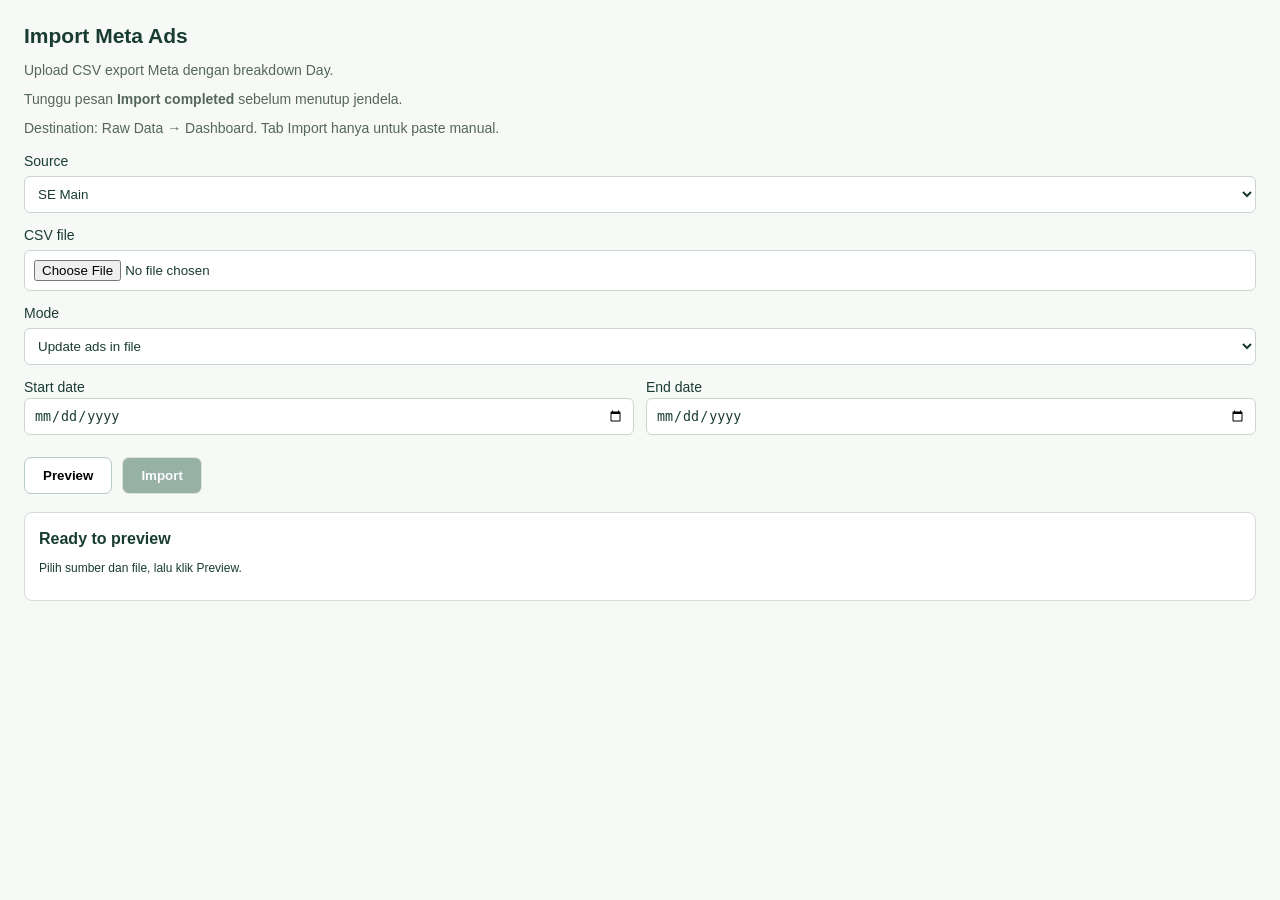
<file: Dashboard_Ads_Sparks/import-workflow/Upload.html>
<!doctype html><html lang="id"><meta charset="utf-8"><style>
body{font:14px/1.5 Arial,sans-serif;color:#193c32;padding:8px 16px;background:#f7f9f6}h2{margin:4px 0 8px}p{margin:8px 0;color:#54665e}label{display:block;margin:12px 0 4px}select,input{box-sizing:border-box;width:100%;padding:9px;border:1px solid #cbd6ce;border-radius:6px;background:white;color:#193c32}.dates{display:flex;gap:12px}.dates label{flex:1}.buttons{display:flex;gap:10px;margin-top:18px}button{padding:10px 18px;border:1px solid #b8cbbf;border-radius:7px;background:white;cursor:pointer;font-weight:bold}#apply{background:#245b47;color:white}button:disabled{opacity:.45;cursor:default}.status{margin-top:18px;padding:14px;border:1px solid #d4ddd5;border-radius:8px;background:white}.status.success{background:#e5f4e9;border-color:#6ca980}.status.warning{background:#fff9e9;border-color:#d6b768}.status.error{background:#fff0ed;border-color:#c67d70}#heading{font-weight:bold;font-size:16px}#details{white-space:pre-wrap;overflow-wrap:anywhere;font:12px/1.6 Arial;margin:8px 0 0}progress{display:block;width:100%;height:12px;margin-top:10px;accent-color:#29774f}progress[hidden],[hidden]{display:none!important}#elapsed{font-size:12px;color:#586c60;margin-top:8px}#hint{font-size:12px}button:focus-visible,input:focus-visible,select:focus-visible{outline:3px solid #81ae91;outline-offset:2px}
</style><body><h2 id="title">Import Meta Ads</h2><p id="intro">Upload CSV export Meta dengan breakdown Day.</p><p>Tunggu pesan <b>Import completed</b> sebelum menutup jendela.</p>
<p id="destination">Destination: Raw Data → Dashboard.</p>
<label for="source">Source</label><select id="source"><option>SE Main</option><option>SE Secondary</option><option>SE Third</option><option>SLSA</option><option>Daily Report</option><option>SLSA Daily Report</option></select>
<label for="file">CSV file</label><input id="file" type="file" accept=".csv">
<label for="mode">Mode</label><select id="mode"><option value="upsert">Update ads in file</option><option value="replace">Replace complete source / date range</option></select>
<div class="dates"><label>Start date<input type="date" id="start"></label><label>End date<input type="date" id="end"></label></div>
<div class="buttons"><button id="preview" onclick="preview()">Preview</button><button id="apply" disabled onclick="apply()">Import</button><button id="check" hidden onclick="checkStatus()">Check status</button></div>
<section id="status" class="status" aria-busy="false"><div id="heading" role="status" aria-live="polite">Ready to preview</div><progress id="progress" max="100" hidden aria-label="Import progress"></progress><div id="elapsed" hidden></div><pre id="details">Pilih sumber dan file, lalu klik Preview.</pre><p id="hint"></p></section>
<script>
let text='',token='',requestId='',busy=false,timer=null,pollTimer=null,checking=false,started=0,stage='idle',submissionPending=false;
const el=id=>document.getElementById(id);
let metaCached=false;
async function metaCsvPayload(file,plain){
 if(file.size<250000||typeof CompressionStream==='undefined')return plain;
 try{
  const bytes=new Uint8Array(await new Response(file.stream().pipeThrough(new CompressionStream('gzip'))).arrayBuffer());
  const chunks=[];
  for(let i=0;i<bytes.length;i+=16384)chunks.push(String.fromCharCode(...bytes.subarray(i,i+16384)));
  const packed='gzip64:'+btoa(chunks.join(''));return packed.length<plain.length?packed:plain;
 }catch(ignore){return plain;}
}
function lock(value){busy=value;document.querySelectorAll('input,select').forEach(e=>e.disabled=value);el('preview').disabled=value;el('apply').disabled=value||!token;el('status').setAttribute('aria-busy',String(value));}
function show(kind,title,details,hint=''){el('status').className='status '+kind;el('heading').textContent=title;el('details').textContent=details;el('hint').textContent=hint;el('check').hidden=!requestId||['idle','read','preview','success'].includes(stage);}
function tick(){const seconds=Math.floor((Date.now()-started)/1000);el('elapsed').textContent='Elapsed: '+Math.floor(seconds/60)+'m '+seconds%60+'s';if(stage==='import'&&seconds>=360)el('hint').textContent='Menunggu konfirmasi Import ID ini. Jangan impor ulang. Status diperiksa otomatis; jika tetap belum selesai, periksa Apps Script → Executions.';else if(stage==='import'&&el('source').value==='Daily Report'&&seconds>=120)el('hint').textContent='Target 2 menit terlewati. Proses belum dikonfirmasi selesai; tahap terakhir ditampilkan di atas. Jangan impor ulang selama proses berjalan.';}
function begin(next,title,description){stage=next;started=Date.now();clearInterval(timer);lock(true);show('',title,description);el('progress').hidden=false;el('progress').removeAttribute('value');el('elapsed').hidden=false;tick();timer=setInterval(tick,1000);}
function stop(){clearInterval(timer);clearTimeout(pollTimer);timer=null;pollTimer=null;lock(false);}
function sourceHelp(){
 const source=el('source').value,daily=source==='Daily Report',slsa=source==='SLSA Daily Report';
 el('title').textContent=slsa?'Import SLSA Daily Report':daily?'Import Daily Report':'Import Meta Ads';
 el('intro').textContent=slsa?'Upload CSV lengkap SLSA - Meta untuk tanggal Leads Submitted yang dipilih. Tanggal dapat diambil dari file jika isian kosong.':daily?'Upload export harian dengan calendar_date. Data mulai 1 Juli 2026.':'Upload CSV export Meta dengan breakdown Day.';
 el('destination').textContent=slsa?'Destination: SLSA Daily Report → Leads / Booking dashboard.':daily?'Destination: Copy of Daily Report → Leads / Booking dashboard.':'Destination: Raw Data → Dashboard. Tab Import hanya untuk paste manual.';
 const mode=el('mode');
 if(!slsa&&mode.options[0].disabled)mode.value='upsert';
 mode.options[0].disabled=slsa;
 if(slsa)mode.value='replace';
 mode.options[0].textContent=daily?'Update ad / dates in file':'Update ads in file';
 mode.options[1].textContent=slsa?'Replace submitted dates':daily?'Replace all centers / date range':'Replace complete source / date range';
}
function changed(){if(busy)return;stop();sourceHelp();requestId='';token='';stage='idle';el('apply').disabled=true;el('progress').hidden=true;el('elapsed').hidden=true;show('','Ready to preview','Pilihan berubah. Klik Preview untuk memeriksa file.');}
document.querySelectorAll('input,select').forEach(e=>e.addEventListener('change',changed));
sourceHelp();
function completed(r){
 tick();
 token='';submissionPending=false;stop();stage='success';el('progress').hidden=false;el('progress').value=100;
 show('success','✓ Import completed · 100%',r.message||'Data tersimpan.',`Import ID: ${requestId}. SUCCESS terkonfirmasi untuk impor ini. Anda boleh menutup jendela atau mengimpor account berikutnya.`);
}
function scheduleCheck(delay=5000){clearTimeout(pollTimer);if(['import','busy','checking'].includes(stage))pollTimer=setTimeout(()=>checkStatus(),delay);}
function receiveStatus(r){
 if(!r||r.requestId!==requestId||stage==='success')return;
 if(r.state==='SUCCESS'&&r.done===true){completed(r);return;}
 if(r.state==='FAILED'){token='';submissionPending=false;stop();stage='error';el('progress').hidden=true;show('error','Import failed',r.message||'Periksa Import Log.',`Import ID: ${requestId}`);return;}
 if(stage==='busy'&&!submissionPending&&r.ready&&r.state==='NOT_STARTED'){
  stop();stage='preview';el('progress').hidden=true;show('','Ready to import','Importer sudah tersedia. File ini belum diimpor.','Klik Import untuk melanjutkan; Preview sebelumnya tetap valid.');return;
 }
 if(r.state==='RUNNING'){
  stage='import';lock(true);show('','Import in progress',r.stage||'Server sedang memproses impor.',`Import ID: ${requestId}`);scheduleCheck();return;
 }
 if(r.state==='UNCONFIRMED'||(!submissionPending&&stage==='checking'&&r.state==='NOT_STARTED')){
  token='';stop();stage='unconfirmed';el('progress').hidden=true;show('warning','Status needs checking',r.message||'Belum ada konfirmasi untuk Import ID ini.','Gunakan Check status atau periksa Import Log / Executions sebelum mengulang.');return;
 }
 if(r.state==='BUSY')show('warning',submissionPending?'Waiting for importer':'Importer busy',r.activeSource?`Proses ${r.activeSource} sedang memakai importer.`:'Importer sedang dipakai proses lain.',submissionPending?'Permintaan sedang diperiksa.': 'File ini belum diimpor. Menunggu importer tersedia; tidak ada penulisan ulang otomatis.');
 scheduleCheck();
}
function checkStatus(){
 if(!requestId||checking||stage==='success')return;const id=requestId;checking=true;el('check').disabled=true;
 google.script.run.withSuccessHandler(r=>{checking=false;el('check').disabled=false;if(id===requestId)receiveStatus(r);})
 .withFailureHandler(e=>{checking=false;el('check').disabled=false;if(id!==requestId||stage==='success')return;el('hint').textContent='Pengecekan status belum terhubung. Gunakan Check status atau periksa Import Log / Executions. Import ID: '+id;scheduleCheck(10000);}).getImportStatus(id);
}
function failed(error,importing){
 const message=error&&error.message?error.message:String(error);
 if(importing&&requestId){submissionPending=false;stage='checking';lock(true);show('warning','Checking import status',message,'Memastikan hasil berdasarkan Import ID, bukan catatan sukses account lain.');checkStatus();scheduleCheck();return;}
 token='';stop();stage='error';el('progress').hidden=true;show('error','Preview failed',message,'Perbaiki file atau pilihan, lalu klik Preview lagi.');
}
function request(confirm){
 const importing=!!confirm,id=requestId;if(importing)submissionPending=true;
 const rpc=google.script.run.withSuccessHandler(r=>{
  if(id!==requestId||stage==='success')return;
  if(importing){if(r?.needsFile&&metaCached&&r.requestId===id){metaCached=false;request(confirm);return;}submissionPending=false;if(r?.state==='BUSY'){stage='busy';lock(true);receiveStatus(r);return;}if(r?.done===true&&r.requestId===id){completed(r);return;}failed(new Error('Server belum mengonfirmasi hasil impor ini.'),true);}
  else{token=r.token||'';requestId=r.requestId||'';stop();stage='preview';el('apply').disabled=!token||!requestId;el('progress').hidden=true;show('','Preview ready — not imported yet',r.summary||'Tidak ada ringkasan.','Klik Import untuk menyimpan.');}
  if(!importing)metaCached=r.cached===true;
 }).withFailureHandler(e=>{if(id===requestId&&stage!=='success')failed(e,importing);});
 const source=el('source').value,opts=[el('mode').value,el('start').value,el('end').value,confirm,id];
 if(importing&&metaCached)rpc.uploadCachedMetaCsv(source,...opts);else rpc.uploadCsv(source,text,...opts);
}
function preview(){
 if(busy)return;const file=el('file').files[0];if(!file){show('error','Choose a CSV file','Pilih file sebelum klik Preview.');return;}if(file.size>10000000){failed(new Error('File terlalu besar; bagi menjadi rentang tanggal lebih pendek.'),false);return;}
 token='';requestId='';begin('read','Reading file','Membaca '+file.name);const reader=new FileReader();
 reader.onprogress=e=>{if(e.lengthComputable){el('progress').value=e.loaded/e.total*100;el('heading').textContent='Reading file · '+Math.round(e.loaded/e.total*100)+'%';}};
 reader.onerror=()=>failed(new Error('File tidak dapat dibaca. Pilih file kembali.'),false);reader.onabort=()=>failed(new Error('Pembacaan file dibatalkan.'),false);
 reader.onload=async()=>{text=reader.result;metaCached=false;if(!el('source').value.endsWith('Daily Report')&&file.size>=250000)text=await metaCsvPayload(file,text);stage='preview';el('progress').removeAttribute('value');show('','Validating file','Memeriksa format, tanggal, dan identitas ad.');request('');};reader.readAsText(file);
}
function apply(){if(busy||!token||!requestId)return;begin('import','Import in progress','Memvalidasi dan menyimpan perubahan.');request(token);scheduleCheck();}

</script></body></html>
</file>
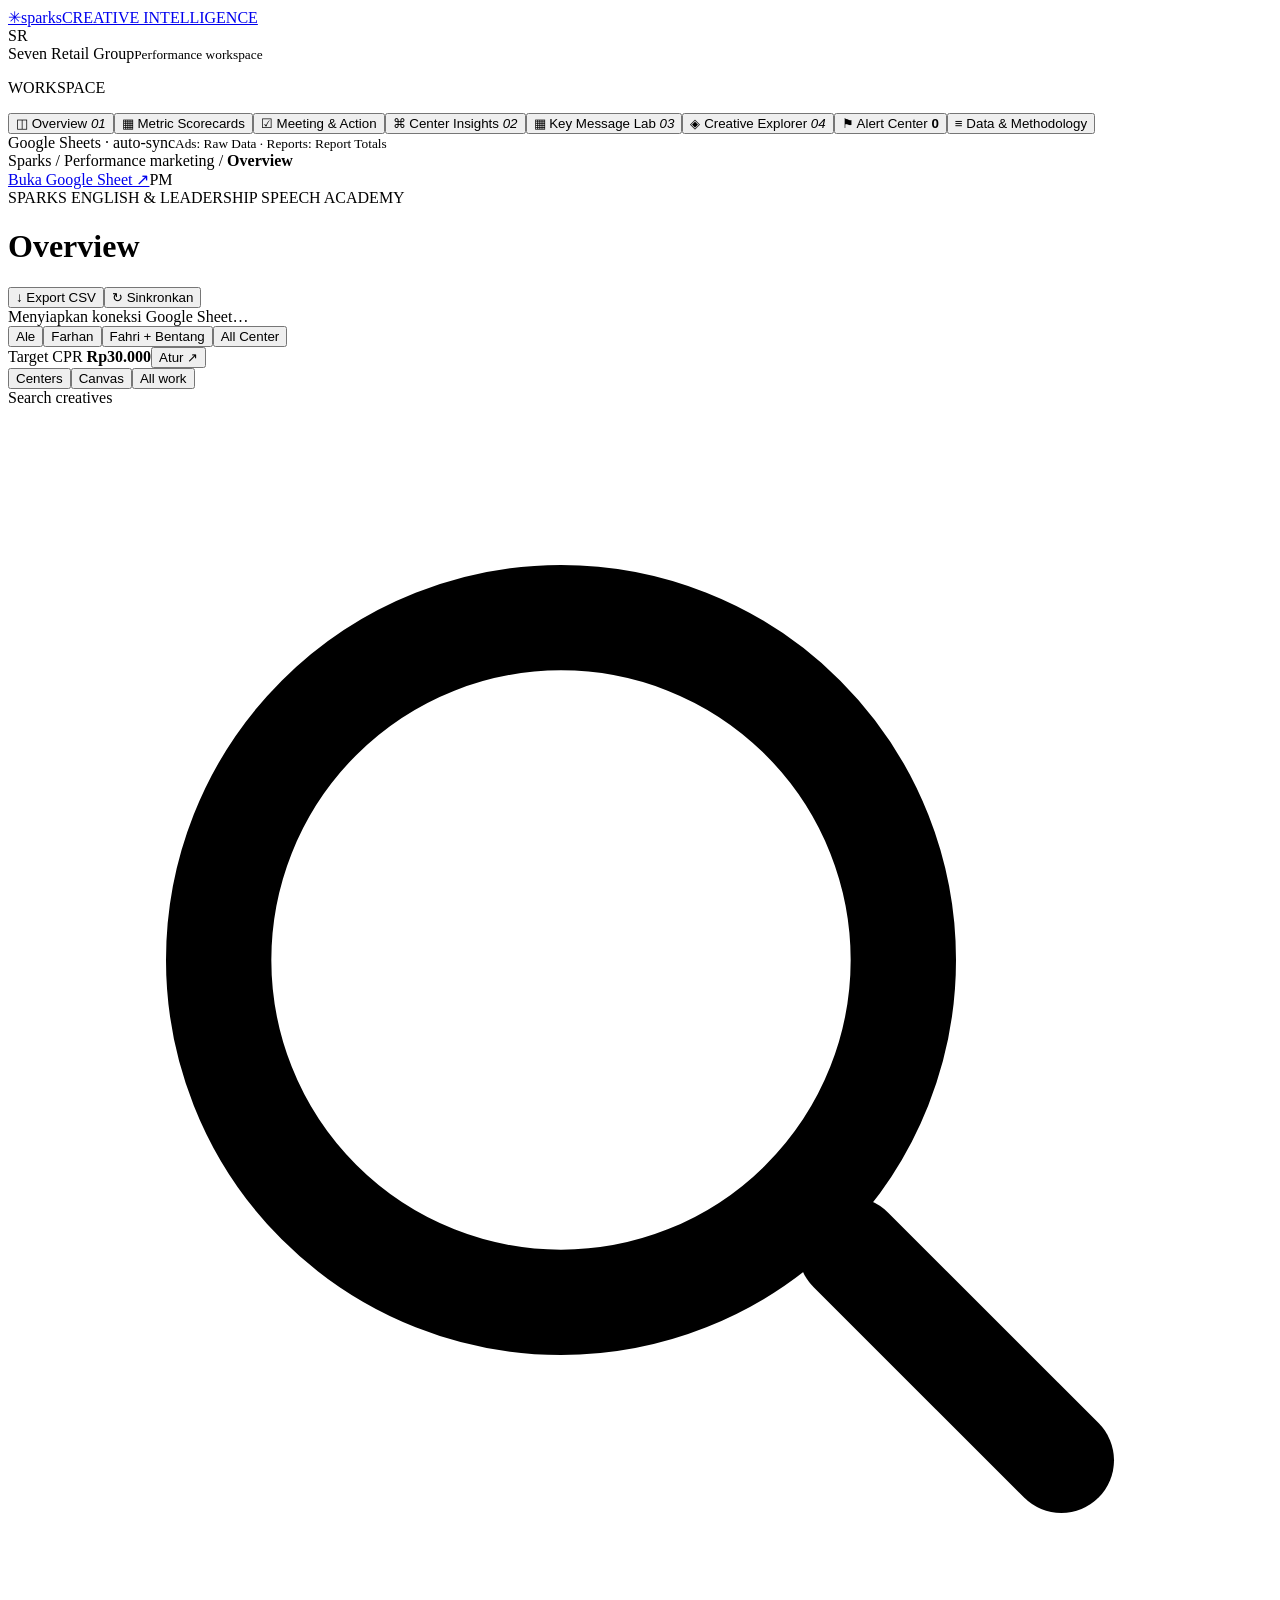
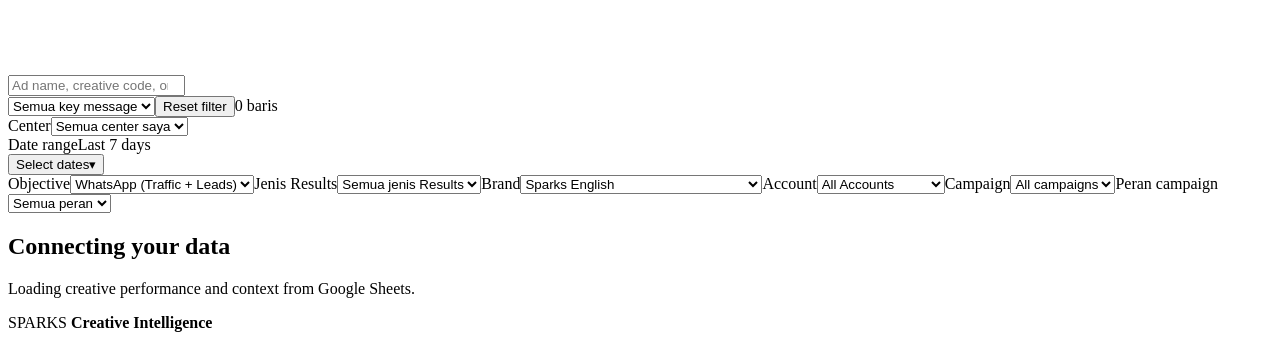
<file: Dashboard_Ads_Sparks/src/shell.html>
<!doctype html>
<html lang="id"><head><meta charset="UTF-8"><meta name="viewport" content="width=device-width,initial-scale=1"><meta name="theme-color" content="#102b28"><link rel="preconnect" href="https://fonts.gstatic.com" crossorigin><link rel="stylesheet" href="https://fonts.googleapis.com/css2?family=DM+Sans:wght@400;450;500;550;600;650;700&amp;family=Manrope:wght@400;500;600;650;700;750;800&amp;display=swap" media="print" onload="this.media='all'"><title>Sparks · Creative Intelligence</title><style>/* STYLES */</style></head>
<body>
<aside class="sidebar"><a class="brand" href="#overview"><span class="brand-mark">✳</span><span>sparks<span class="brand-small">CREATIVE INTELLIGENCE</span></span></a><div class="workspace"><span class="avatar">SR</span><div>Seven Retail Group<small>Performance workspace</small></div></div><p class="nav-label">WORKSPACE</p><nav aria-label="Navigasi utama"><button data-view="overview" class="active"><span>◫</span> Overview <i>01</i></button><button data-view="scorecards" title="Metric Scorecards"><span>&#9638;</span> Metric Scorecards</button><button data-view="meeting"><span>☑</span> Meeting &amp; Action</button><button data-view="centers"><span>⌘</span> Center Insights <i>02</i></button><button data-view="messages"><span>▦</span> Key Message Lab <i>03</i></button><button data-view="creatives"><span>◈</span> Creative Explorer <i>04</i></button><button data-view="alerts"><span>⚑</span> Alert Center <b id="navAlert">0</b></button><button data-view="data"><span>≡</span> Data & Methodology</button></nav><div class="sidebar-bottom"><span class="dot"></span> Google Sheets &middot; auto-sync<small>Ads: Raw Data &middot; Reports: Report Totals</small></div></aside>
<div class="app"><header class="topbar"><span>Sparks <span class="slash">/</span> Performance marketing <span class="slash">/</span> <b id="breadcrumb">Overview</b></span><div><a href="https://docs.google.com/spreadsheets/d/1rLd4NuAz9S2HqqiMUWqHXZkinYmjazgsm_mj473BfGw/edit" target="_blank" rel="noopener">Buka Google Sheet ↗</a><span class="profile">PM</span></div></header>
<main><div class="page-heading"><div><div class="eyebrow">SPARKS ENGLISH & LEADERSHIP SPEECH ACADEMY</div><h1 id="pageTitle">Overview</h1><p id="pageSubtitle" hidden></p></div><div class="heading-actions"><button id="exportButton" class="button secondary">↓ Export CSV</button><button id="syncButton" class="button primary">↻ Sinkronkan</button></div></div>
<div class="sync-line" role="status" aria-live="polite"><span id="syncDot" class="dot waiting"></span><span id="syncStatus">Menyiapkan koneksi Google Sheet…</span><span id="periodLabel"></span></div>
<div id="overviewMapSlot"></div>
<section class="filter-panel" aria-label="Filter analisis"><div class="filter-top"><div class="scope-switch" role="group" aria-label="PIC"><button id="myScope" data-pic="MY" class="selected" aria-pressed="true">Ale</button><button data-pic="FARHAN" aria-pressed="false">Farhan</button><button data-pic="FAHRI_BENTANG" aria-pressed="false">Fahri + Bentang</button><button id="allScope" data-pic="ALL" aria-pressed="false">All Center</button></div><span class="filter-hint">Target CPR <b id="targetLabel">Rp30.000</b><button id="settingsButton" class="text-button">Atur ↗</button></span></div><div class="work-view-row"><div class="scope-switch" role="group" aria-label="Workspace"><button data-work-view="centers" class="selected">Centers</button><button data-work-view="preheat">Canvas</button><button data-work-view="all">All work</button></div></div>
<div class="filter-search-bar"><div class="creative-search">
  <label for="searchFilter">Search creatives</label>
  <div class="creative-search-field">
    <svg aria-hidden="true" viewBox="0 0 24 24" fill="none" stroke="currentColor" stroke-width="2" stroke-linecap="round"><circle cx="10.5" cy="10.5" r="6.5"/><path d="m16 16 4 4"/></svg>
    <input type="search" id="searchFilter" placeholder="Ad name, creative code, or ad set">
  </div>
</div><label class="message-filter"><select id="messageFilter" aria-label="Filter key message"><option value="ALL">Semua key message</option></select></label><button class="text-button" id="resetButton">Reset filter</button><span id="rowCount">0 baris</span></div>
<div class="filters"><label>Center<select id="centerFilter"><option value="ALL">Semua center saya</option></select></label><div class="date-range-field" id="dateRangeField"><div class="date-range-label"><span id="dateRangeLabel">Date range</span><span id="datePresetLabel">Last 7 days</span></div><button type="button" class="date-range-toggle" id="dateRangeToggle" aria-labelledby="dateRangeLabel dateRangeText" aria-expanded="false" aria-controls="dateRangeMenu" aria-haspopup="dialog"><span id="dateRangeText">Select dates</span><span aria-hidden="true">&#9662;</span></button><div class="date-range-menu" id="dateRangeMenu" role="dialog" aria-label="Select date range" hidden><p class="date-menu-title">Quick ranges</p><div class="date-presets"><button type="button" data-date-preset="today" aria-pressed="false">Today</button><button type="button" data-date-preset="yesterday" aria-pressed="false">Yesterday</button><button type="button" data-date-preset="last3" aria-pressed="false">Last 3 days</button><button type="button" data-date-preset="last7" aria-pressed="false">Last 7 days</button><button type="button" data-date-preset="last14" aria-pressed="false">Last 14 days</button><button type="button" data-date-preset="last28" aria-pressed="false">Last 28 days</button><button type="button" data-date-preset="last30" aria-pressed="false">Last 30 days</button><button type="button" data-date-preset="lastWeek" aria-pressed="false">Last week</button><button type="button" data-date-preset="lastMonth" aria-pressed="false">Last month</button><button type="button" data-date-preset="lastMonthMtd" aria-pressed="false">Last month + MTD</button><button type="button" data-date-preset="mtd" aria-pressed="false">MTD</button><button type="button" data-date-preset="last4Weeks" aria-pressed="false">Last 4 W</button></div><div class="date-custom"><label for="startFilter">Start date<input type="date" id="startFilter"></label><label for="endFilter">End date<input type="date" id="endFilter"></label></div><p id="dateRangeHint" class="date-range-hint"></p><div class="date-menu-footer"><button type="button" id="dateRangeDone" class="button primary">Done</button></div></div></div><label>Objective<select id="objectiveFilter"><option value="ALL">Semua objective</option><option value="WHATSAPP" selected>WhatsApp (Traffic + Leads)</option><option>Traffic</option><option>Leads</option><option>Sales</option><option>Tidak diketahui</option></select></label><label>Jenis Results<select id="resultFilter"><option value="ALL">Semua jenis Results</option></select></label><label>Brand<select id="brandFilter"><option value="ALL">Semua brand</option><option value="English" selected>Sparks English</option><option value="SLSA">Sparks Leadership Speech Academy</option></select></label><label>Account<select id="accountFilter"><option value="ALL">All Accounts</option><option>Main</option><option>Secondary</option><option>Third</option><option value="Unknown">Unknown account</option></select></label><label>Campaign<select id="campaignFilter"><option value="ALL">All campaigns</option></select></label><label>Peran campaign<select id="roleFilter"><option value="ALL">Semua peran</option><option>Main</option><option>Experiment</option><option>Diversified</option><option>Lainnya</option></select></label></div></section>
<div id="notices" aria-live="polite"></div><div id="viewContent" aria-live="polite"><div class="empty"><span class="loader"></span><h2>Connecting your data</h2><p>Loading creative performance and context from Google Sheets.</p></div></div>
<footer><span>SPARKS <b>Creative Intelligence</b></span></footer></main></div>
<dialog id="centerMapDialog" aria-labelledby="mapDetailTitle"></dialog>
<dialog id="detailDialog"><div class="dialog-top"><span class="eyebrow">CREATIVE DEEP DIVE</span><button class="icon-button" data-close="detailDialog" aria-label="Tutup detail">×</button></div><div id="detailContent"></div></dialog>
<dialog id="settingsDialog"><div class="dialog-top"><span class="eyebrow">ANALYSIS SETTINGS</span><button class="icon-button" data-close="settingsDialog" aria-label="Tutup pengaturan">×</button></div><h2>Targets & sample requirements</h2><p>Operational thresholds for prioritizing reviews; not a statistical significance test.</p><form id="settingsForm"><label>Target CPR (Rp)<input id="targetInput" type="number" min="1" step="1000" required value="30000"></label><label>Target CPL (Rp)<input id="cplTargetInput" type="number" min="1" step="1000" required value="40000"></label><label>Target CPB (Rp)<input id="cpbTargetInput" readonly title="Fixed CPB tiers: 300k / 400k / 500k" type="number" min="1" step="1000" required value="300000"></label><label>Minimum spend untuk alert (Rp)<input id="spendInput" type="number" min="1" step="1000" required value="90000"></label><label>Minimum Results (iteration / Results to Leads rules)<input id="resultsInput" type="number" min="1" step="1" required value="5"></label><button class="button primary" type="submit">Simpan pengaturan</button></form></dialog>
<dialog id="meetingDialog"><div class="dialog-top"><span class="eyebrow">MEETING &amp; ACTION</span><button class="icon-button" data-close="meetingDialog" aria-label="Tutup meeting">x</button></div><div id="meetingDialogContent"></div></dialog><input id="meetingImport" type="file" accept="application/json,.json" hidden><div id="toast" role="status"></div><script>/* ANALYTICS */</script><script>/* APP */</script></body></html>
</file>
